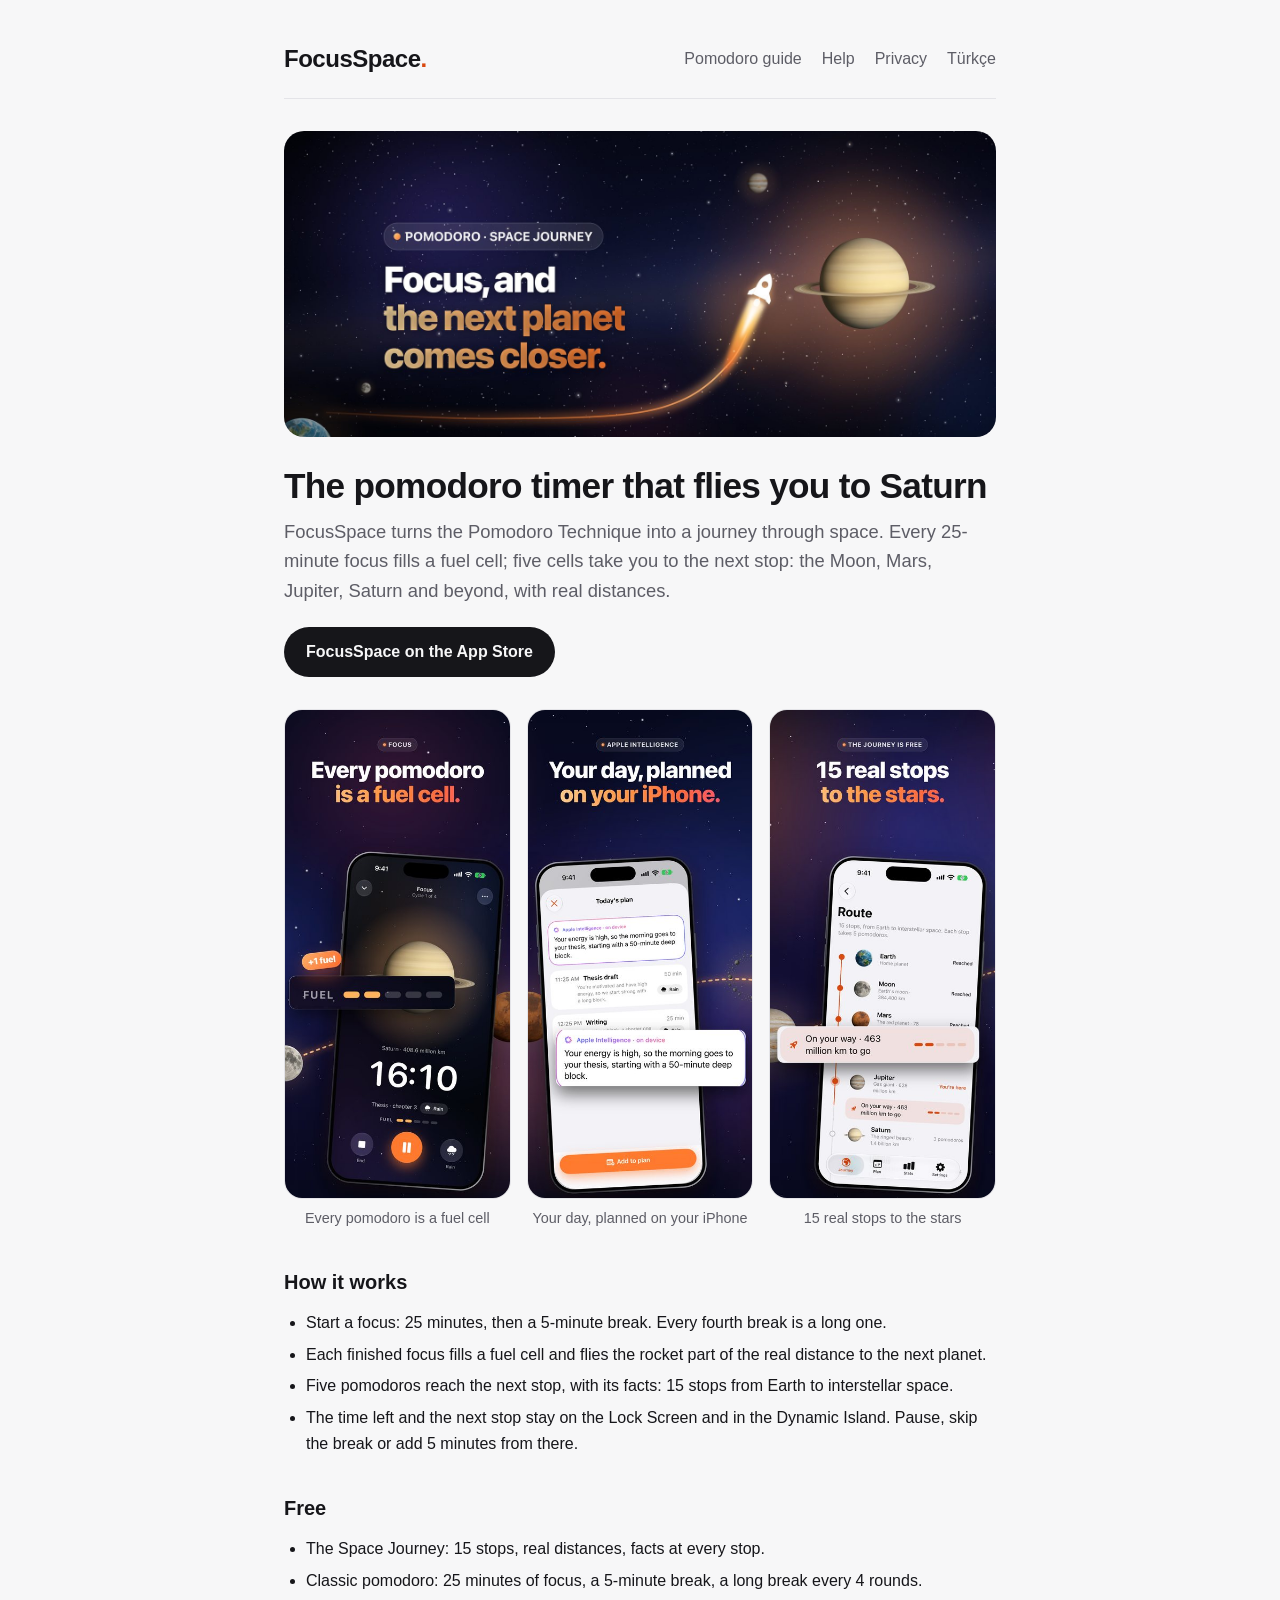
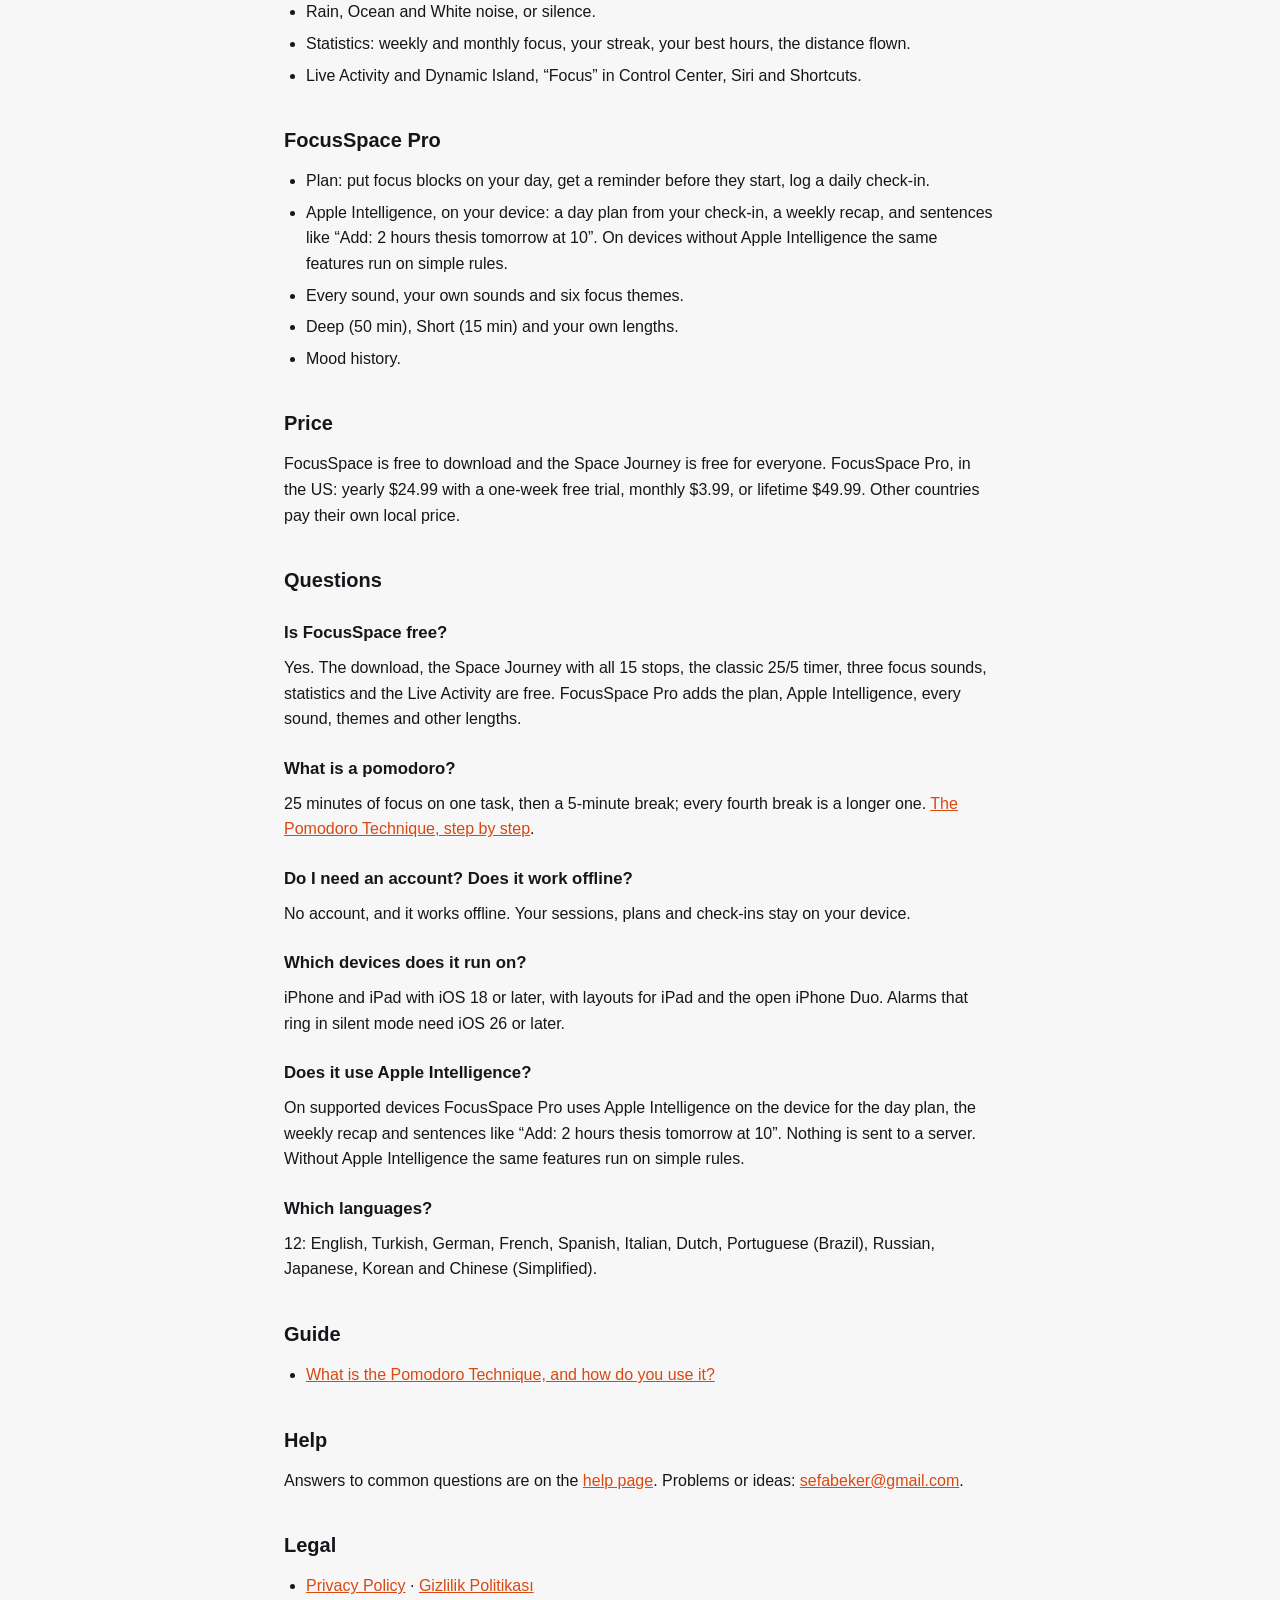
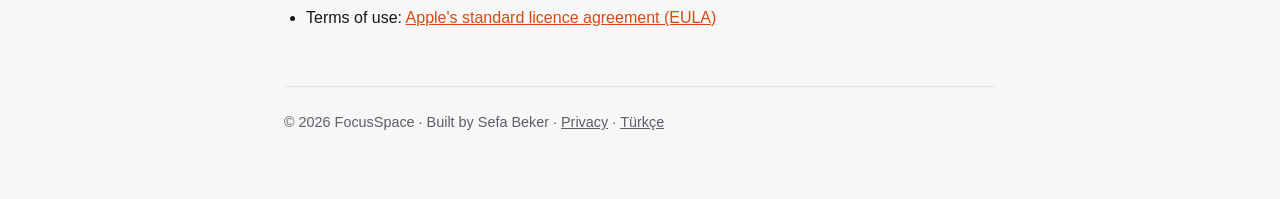
<file: index.html>
<!DOCTYPE html>
<html lang="en">
<head>
<meta charset="UTF-8">
<meta name="viewport" content="width=device-width, initial-scale=1">
<title>FocusSpace: Pomodoro Timer for iPhone and iPad</title>
<meta name="description" content="FocusSpace turns the Pomodoro Technique into a journey through space: every 25-minute focus fills a fuel cell, five take you to the next planet.">
<link rel="canonical" href="https://sefabkr.github.io/focusspace-web/">
<link rel="alternate" hreflang="en" href="https://sefabkr.github.io/focusspace-web/">
<link rel="alternate" hreflang="tr" href="https://sefabkr.github.io/focusspace-web/tr/">
<link rel="alternate" hreflang="x-default" href="https://sefabkr.github.io/focusspace-web/">
<meta name="apple-itunes-app" content="app-id=6754571776">
<meta name="theme-color" content="#07080f">
<meta property="og:type" content="website">
<meta property="og:site_name" content="FocusSpace">
<meta property="og:locale" content="en_US">
<meta property="og:title" content="FocusSpace: Pomodoro Timer for iPhone and iPad">
<meta property="og:description" content="FocusSpace turns the Pomodoro Technique into a journey through space: every 25-minute focus fills a fuel cell, five take you to the next planet.">
<meta property="og:url" content="https://sefabkr.github.io/focusspace-web/">
<meta property="og:image" content="https://sefabkr.github.io/focusspace-web/assets/og-en.jpg">
<meta property="og:image:width" content="1200">
<meta property="og:image:height" content="630">
<meta name="twitter:card" content="summary_large_image">
<link rel="icon" type="image/png" href="assets/icon-64.png">
<link rel="apple-touch-icon" href="assets/icon-180.png">
<link rel="stylesheet" href="assets/style.css">
<script type="application/ld+json">
{
  "@context": "https://schema.org",
  "@type": "MobileApplication",
  "name": "FocusSpace: Pomodoro Timer",
  "alternateName": "FocusSpace",
  "operatingSystem": "iOS 18 or later",
  "applicationCategory": "UtilitiesApplication",
  "description": "A pomodoro timer for iPhone and iPad that turns the Pomodoro Technique into a journey through space: every 25-minute focus fills a fuel cell and five take you to the next planet, with real distances.",
  "url": "https://sefabkr.github.io/focusspace-web/",
  "downloadUrl": "https://apps.apple.com/app/id6754571776",
  "image": "https://sefabkr.github.io/focusspace-web/assets/og-en.jpg",
  "screenshot": [
    "https://sefabkr.github.io/focusspace-web/assets/shots/en-focus.jpg",
    "https://sefabkr.github.io/focusspace-web/assets/shots/en-dayplan.jpg",
    "https://sefabkr.github.io/focusspace-web/assets/shots/en-route.jpg"
  ],
  "inLanguage": [
    "en",
    "tr",
    "de",
    "fr",
    "es",
    "it",
    "nl",
    "pt-BR",
    "ru",
    "ja",
    "ko",
    "zh-Hans"
  ],
  "offers": {
    "@type": "Offer",
    "price": "0",
    "priceCurrency": "USD"
  },
  "author": {
    "@type": "Person",
    "name": "Sefa Beker"
  }
}
</script>
<script type="application/ld+json">
{
  "@context": "https://schema.org",
  "@type": "FAQPage",
  "mainEntity": [
    {
      "@type": "Question",
      "name": "Is FocusSpace free?",
      "acceptedAnswer": {
        "@type": "Answer",
        "text": "Yes. The download, the Space Journey with all 15 stops, the classic 25/5 timer, three focus sounds, statistics and the Live Activity are free. FocusSpace Pro adds the plan, Apple Intelligence, every sound, themes and other lengths."
      }
    },
    {
      "@type": "Question",
      "name": "What is a pomodoro?",
      "acceptedAnswer": {
        "@type": "Answer",
        "text": "25 minutes of focus on one task, then a 5-minute break; every fourth break is a longer one. The Pomodoro Technique, step by step."
      }
    },
    {
      "@type": "Question",
      "name": "Do I need an account? Does it work offline?",
      "acceptedAnswer": {
        "@type": "Answer",
        "text": "No account, and it works offline. Your sessions, plans and check-ins stay on your device."
      }
    },
    {
      "@type": "Question",
      "name": "Which devices does it run on?",
      "acceptedAnswer": {
        "@type": "Answer",
        "text": "iPhone and iPad with iOS 18 or later, with layouts for iPad and the open iPhone Duo. Alarms that ring in silent mode need iOS 26 or later."
      }
    },
    {
      "@type": "Question",
      "name": "Does it use Apple Intelligence?",
      "acceptedAnswer": {
        "@type": "Answer",
        "text": "On supported devices FocusSpace Pro uses Apple Intelligence on the device for the day plan, the weekly recap and sentences like “Add: 2 hours thesis tomorrow at 10”. Nothing is sent to a server. Without Apple Intelligence the same features run on simple rules."
      }
    },
    {
      "@type": "Question",
      "name": "Which languages?",
      "acceptedAnswer": {
        "@type": "Answer",
        "text": "12: English, Turkish, German, French, Spanish, Italian, Dutch, Portuguese (Brazil), Russian, Japanese, Korean and Chinese (Simplified)."
      }
    }
  ]
}
</script>
</head>
<body>
<div class="container">
  <header>
    <a class="brand" href="./">FocusSpace<span>.</span></a>
    <nav>
      <a href="pomodoro-technique.html">Pomodoro guide</a>
      <a href="support.html">Help</a>
      <a href="privacy-policy.html">Privacy</a>
      <a href="tr/" hreflang="tr" lang="tr">Türkçe</a>
    </nav>
  </header>

  <img class="hero" src="assets/hero-en.jpg" width="1600" height="686" alt="A rocket on its way from Earth past the Moon, Mars and Jupiter to Saturn">
  <h1>The pomodoro timer that flies you to Saturn</h1>
  <p class="lead">FocusSpace turns the Pomodoro Technique into a journey through space. Every 25-minute focus fills a
  fuel cell; five cells take you to the next stop: the Moon, Mars, Jupiter, Saturn and beyond, with real distances.</p>
  <p><a class="store" href="https://apps.apple.com/app/id6754571776">FocusSpace on the App Store</a></p>

  <div class="shots">
    <figure><img src="assets/shots/en-focus.jpg" width="420" height="913" alt="A focus in progress: the next planet comes closer and the fuel cells fill"><figcaption>Every pomodoro is a fuel cell</figcaption></figure>
    <figure><img src="assets/shots/en-dayplan.jpg" width="420" height="913" alt="A day plan made on the iPhone with Apple Intelligence" loading="lazy"><figcaption>Your day, planned on your iPhone</figcaption></figure>
    <figure><img src="assets/shots/en-route.jpg" width="420" height="913" alt="The route: 15 stops from Earth to interstellar space" loading="lazy"><figcaption>15 real stops to the stars</figcaption></figure>
  </div>

  <h2>How it works</h2>
  <ul>
    <li>Start a focus: 25 minutes, then a 5-minute break. Every fourth break is a long one.</li>
    <li>Each finished focus fills a fuel cell and flies the rocket part of the real distance to the next planet.</li>
    <li>Five pomodoros reach the next stop, with its facts: 15 stops from Earth to interstellar space.</li>
    <li>The time left and the next stop stay on the Lock Screen and in the Dynamic Island. Pause, skip the break or
    add 5 minutes from there.</li>
  </ul>

  <h2>Free</h2>
  <ul>
    <li>The Space Journey: 15 stops, real distances, facts at every stop.</li>
    <li>Classic pomodoro: 25 minutes of focus, a 5-minute break, a long break every 4 rounds.</li>
    <li>Rain, Ocean and White noise, or silence.</li>
    <li>Statistics: weekly and monthly focus, your streak, your best hours, the distance flown.</li>
    <li>Live Activity and Dynamic Island, “Focus” in Control Center, Siri and Shortcuts.</li>
  </ul>

  <h2>FocusSpace Pro</h2>
  <ul>
    <li>Plan: put focus blocks on your day, get a reminder before they start, log a daily check-in.</li>
    <li>Apple Intelligence, on your device: a day plan from your check-in, a weekly recap, and sentences like
    “Add: 2 hours thesis tomorrow at 10”. On devices without Apple Intelligence the same features run on simple rules.</li>
    <li>Every sound, your own sounds and six focus themes.</li>
    <li>Deep (50 min), Short (15 min) and your own lengths.</li>
    <li>Mood history.</li>
  </ul>

  <h2>Price</h2>
  <p>FocusSpace is free to download and the Space Journey is free for everyone. FocusSpace Pro, in the US: yearly
  $24.99 with a one-week free trial, monthly $3.99, or lifetime $49.99. Other countries pay their own local price.</p>

  <h2>Questions</h2>
  <h3>Is FocusSpace free?</h3>
  <p>Yes. The download, the Space Journey with all 15 stops, the classic 25/5 timer, three focus sounds, statistics and the Live Activity are free. FocusSpace Pro adds the plan, Apple Intelligence, every sound, themes and other lengths.</p>
  <h3>What is a pomodoro?</h3>
  <p>25 minutes of focus on one task, then a 5-minute break; every fourth break is a longer one. <a href="pomodoro-technique.html">The Pomodoro Technique, step by step</a>.</p>
  <h3>Do I need an account? Does it work offline?</h3>
  <p>No account, and it works offline. Your sessions, plans and check-ins stay on your device.</p>
  <h3>Which devices does it run on?</h3>
  <p>iPhone and iPad with iOS 18 or later, with layouts for iPad and the open iPhone Duo. Alarms that ring in silent mode need iOS 26 or later.</p>
  <h3>Does it use Apple Intelligence?</h3>
  <p>On supported devices FocusSpace Pro uses Apple Intelligence on the device for the day plan, the weekly recap and sentences like “Add: 2 hours thesis tomorrow at 10”. Nothing is sent to a server. Without Apple Intelligence the same features run on simple rules.</p>
  <h3>Which languages?</h3>
  <p>12: English, Turkish, German, French, Spanish, Italian, Dutch, Portuguese (Brazil), Russian, Japanese, Korean and Chinese (Simplified).</p>

  <h2>Guide</h2>
  <ul>
    <li><a href="pomodoro-technique.html">What is the Pomodoro Technique, and how do you use it?</a></li>
  </ul>

  <h2>Help</h2>
  <p>Answers to common questions are on the <a href="support.html">help page</a>. Problems or ideas:
  <a href="mailto:sefabeker@gmail.com">sefabeker@gmail.com</a>.</p>

  <h2>Legal</h2>
  <ul>
    <li><a href="privacy-policy.html">Privacy Policy</a> · <a href="tr/privacy-policy.html" hreflang="tr" lang="tr">Gizlilik Politikası</a></li>
    <li>Terms of use: <a href="https://www.apple.com/legal/internet-services/itunes/dev/stdeula/">Apple's standard licence agreement (EULA)</a></li>
  </ul>

  <footer>© 2026 FocusSpace · Built by Sefa Beker · <a href="privacy-policy.html">Privacy</a> · <a href="tr/" hreflang="tr" lang="tr">Türkçe</a></footer>
</div>
</body>
</html>
</file>
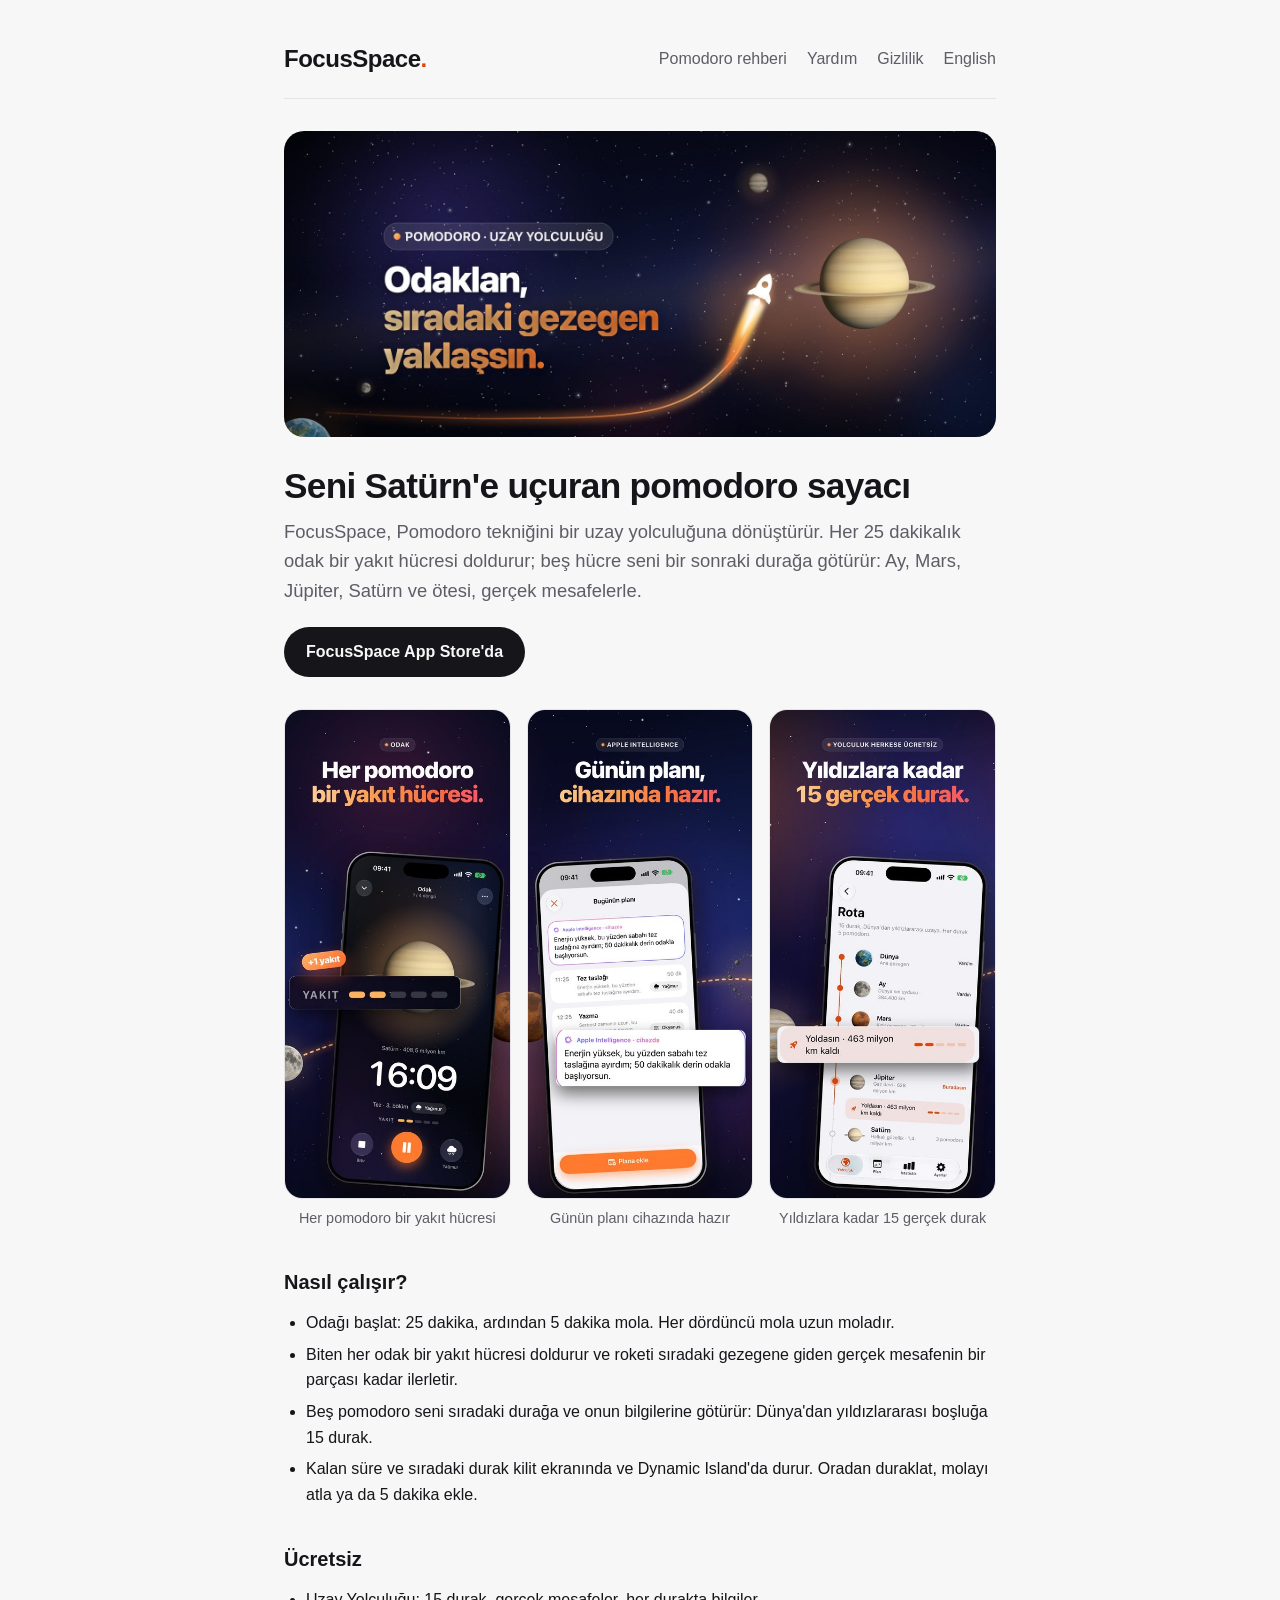
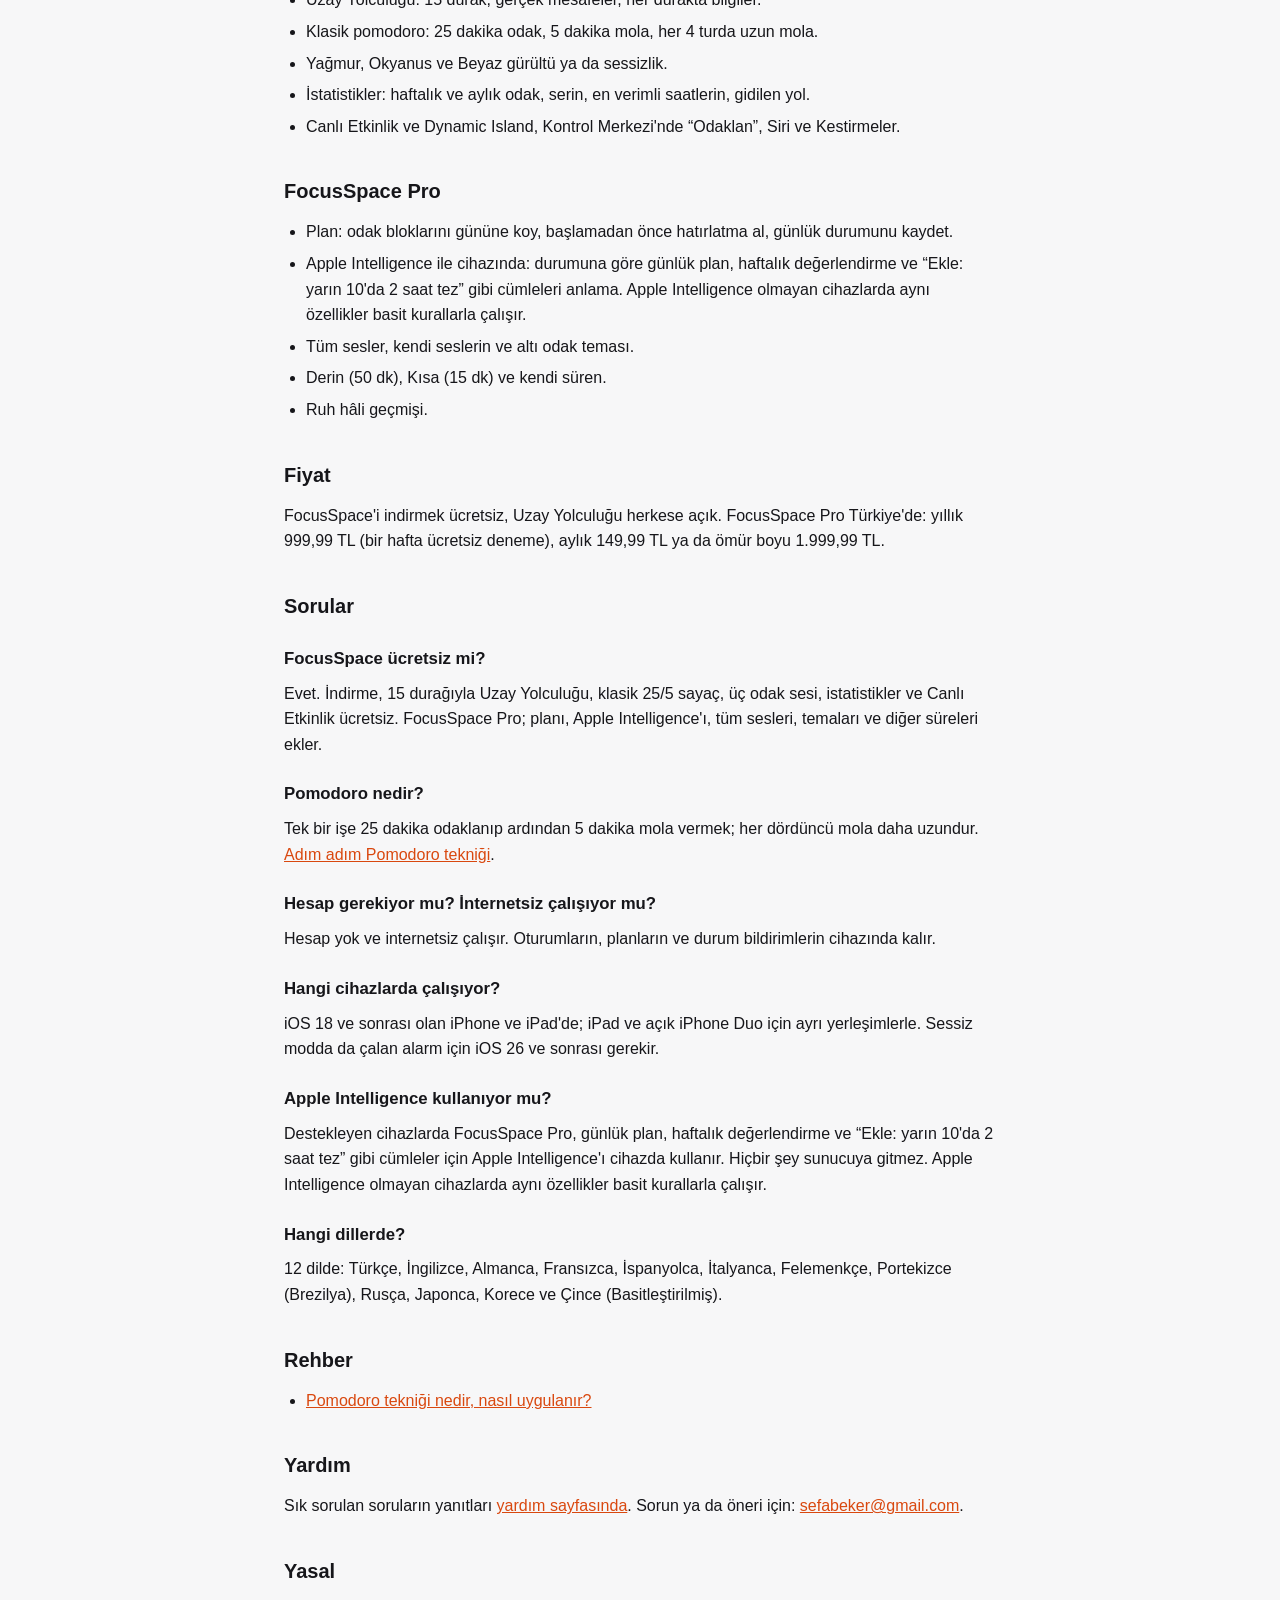
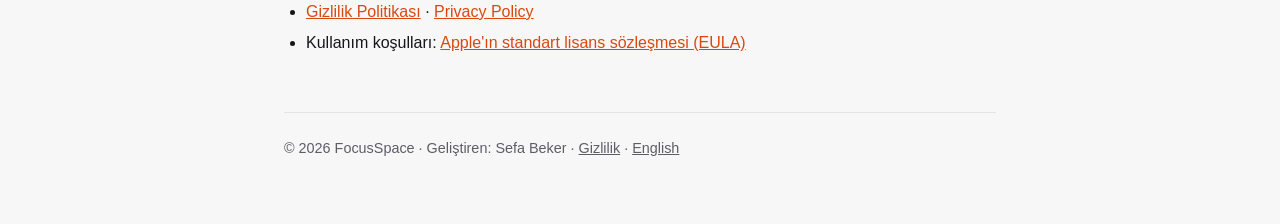
<file: tr/index.html>
<!DOCTYPE html>
<html lang="tr">
<head>
<meta charset="UTF-8">
<meta name="viewport" content="width=device-width, initial-scale=1">
<title>FocusSpace: iPhone ve iPad için Pomodoro Sayacı</title>
<meta name="description" content="FocusSpace, Pomodoro tekniğini uzay yolculuğuna dönüştürür: her 25 dakikalık odak bir yakıt hücresi doldurur, beşi seni sıradaki gezegene götürür.">
<link rel="canonical" href="https://sefabkr.github.io/focusspace-web/tr/">
<link rel="alternate" hreflang="en" href="https://sefabkr.github.io/focusspace-web/">
<link rel="alternate" hreflang="tr" href="https://sefabkr.github.io/focusspace-web/tr/">
<link rel="alternate" hreflang="x-default" href="https://sefabkr.github.io/focusspace-web/">
<meta name="apple-itunes-app" content="app-id=6754571776">
<meta name="theme-color" content="#07080f">
<meta property="og:type" content="website">
<meta property="og:site_name" content="FocusSpace">
<meta property="og:locale" content="tr_TR">
<meta property="og:title" content="FocusSpace: iPhone ve iPad için Pomodoro Sayacı">
<meta property="og:description" content="FocusSpace, Pomodoro tekniğini uzay yolculuğuna dönüştürür: her 25 dakikalık odak bir yakıt hücresi doldurur, beşi seni sıradaki gezegene götürür.">
<meta property="og:url" content="https://sefabkr.github.io/focusspace-web/tr/">
<meta property="og:image" content="https://sefabkr.github.io/focusspace-web/assets/og-tr.jpg">
<meta property="og:image:width" content="1200">
<meta property="og:image:height" content="630">
<meta name="twitter:card" content="summary_large_image">
<link rel="icon" type="image/png" href="../assets/icon-64.png">
<link rel="apple-touch-icon" href="../assets/icon-180.png">
<link rel="stylesheet" href="../assets/style.css">
<script type="application/ld+json">
{
  "@context": "https://schema.org",
  "@type": "MobileApplication",
  "name": "FocusSpace: Pomodoro Timer",
  "alternateName": "FocusSpace",
  "operatingSystem": "iOS 18 or later",
  "applicationCategory": "UtilitiesApplication",
  "description": "A pomodoro timer for iPhone and iPad that turns the Pomodoro Technique into a journey through space: every 25-minute focus fills a fuel cell and five take you to the next planet, with real distances.",
  "url": "https://sefabkr.github.io/focusspace-web/tr/",
  "downloadUrl": "https://apps.apple.com/app/id6754571776",
  "image": "https://sefabkr.github.io/focusspace-web/assets/og-tr.jpg",
  "screenshot": [
    "https://sefabkr.github.io/focusspace-web/assets/shots/en-focus.jpg",
    "https://sefabkr.github.io/focusspace-web/assets/shots/en-dayplan.jpg",
    "https://sefabkr.github.io/focusspace-web/assets/shots/en-route.jpg"
  ],
  "inLanguage": [
    "en",
    "tr",
    "de",
    "fr",
    "es",
    "it",
    "nl",
    "pt-BR",
    "ru",
    "ja",
    "ko",
    "zh-Hans"
  ],
  "offers": {
    "@type": "Offer",
    "price": "0",
    "priceCurrency": "USD"
  },
  "author": {
    "@type": "Person",
    "name": "Sefa Beker"
  }
}
</script>
<script type="application/ld+json">
{
  "@context": "https://schema.org",
  "@type": "FAQPage",
  "mainEntity": [
    {
      "@type": "Question",
      "name": "FocusSpace ücretsiz mi?",
      "acceptedAnswer": {
        "@type": "Answer",
        "text": "Evet. İndirme, 15 durağıyla Uzay Yolculuğu, klasik 25/5 sayaç, üç odak sesi, istatistikler ve Canlı Etkinlik ücretsiz. FocusSpace Pro; planı, Apple Intelligence'ı, tüm sesleri, temaları ve diğer süreleri ekler."
      }
    },
    {
      "@type": "Question",
      "name": "Pomodoro nedir?",
      "acceptedAnswer": {
        "@type": "Answer",
        "text": "Tek bir işe 25 dakika odaklanıp ardından 5 dakika mola vermek; her dördüncü mola daha uzundur. Adım adım Pomodoro tekniği."
      }
    },
    {
      "@type": "Question",
      "name": "Hesap gerekiyor mu? İnternetsiz çalışıyor mu?",
      "acceptedAnswer": {
        "@type": "Answer",
        "text": "Hesap yok ve internetsiz çalışır. Oturumların, planların ve durum bildirimlerin cihazında kalır."
      }
    },
    {
      "@type": "Question",
      "name": "Hangi cihazlarda çalışıyor?",
      "acceptedAnswer": {
        "@type": "Answer",
        "text": "iOS 18 ve sonrası olan iPhone ve iPad'de; iPad ve açık iPhone Duo için ayrı yerleşimlerle. Sessiz modda da çalan alarm için iOS 26 ve sonrası gerekir."
      }
    },
    {
      "@type": "Question",
      "name": "Apple Intelligence kullanıyor mu?",
      "acceptedAnswer": {
        "@type": "Answer",
        "text": "Destekleyen cihazlarda FocusSpace Pro, günlük plan, haftalık değerlendirme ve “Ekle: yarın 10'da 2 saat tez” gibi cümleler için Apple Intelligence'ı cihazda kullanır. Hiçbir şey sunucuya gitmez. Apple Intelligence olmayan cihazlarda aynı özellikler basit kurallarla çalışır."
      }
    },
    {
      "@type": "Question",
      "name": "Hangi dillerde?",
      "acceptedAnswer": {
        "@type": "Answer",
        "text": "12 dilde: Türkçe, İngilizce, Almanca, Fransızca, İspanyolca, İtalyanca, Felemenkçe, Portekizce (Brezilya), Rusça, Japonca, Korece ve Çince (Basitleştirilmiş)."
      }
    }
  ]
}
</script>
</head>
<body>
<div class="container">
  <header>
    <a class="brand" href="../tr/">FocusSpace<span>.</span></a>
    <nav>
      <a href="../tr/pomodoro-teknigi.html">Pomodoro rehberi</a>
      <a href="../tr/support.html">Yardım</a>
      <a href="../tr/privacy-policy.html">Gizlilik</a>
      <a href="../" hreflang="en" lang="en">English</a>
    </nav>
  </header>

  <img class="hero" src="../assets/hero-tr.jpg" width="1600" height="686" alt="Dünya'dan çıkıp Ay, Mars ve Jüpiter'in yanından Satürn'e giden bir roket">
  <h1>Seni Satürn'e uçuran pomodoro sayacı</h1>
  <p class="lead">FocusSpace, Pomodoro tekniğini bir uzay yolculuğuna dönüştürür. Her 25 dakikalık odak bir yakıt
  hücresi doldurur; beş hücre seni bir sonraki durağa götürür: Ay, Mars, Jüpiter, Satürn ve ötesi, gerçek mesafelerle.</p>
  <p><a class="store" href="https://apps.apple.com/app/id6754571776">FocusSpace App Store'da</a></p>

  <div class="shots">
    <figure><img src="../assets/shots/tr-focus.jpg" width="420" height="913" alt="Süren bir odak: sıradaki gezegen yaklaşıyor, yakıt hücreleri doluyor"><figcaption>Her pomodoro bir yakıt hücresi</figcaption></figure>
    <figure><img src="../assets/shots/tr-dayplan.jpg" width="420" height="913" alt="Apple Intelligence ile iPhone'da hazırlanan günlük plan" loading="lazy"><figcaption>Günün planı cihazında hazır</figcaption></figure>
    <figure><img src="../assets/shots/tr-route.jpg" width="420" height="913" alt="Rota: Dünya'dan yıldızlararası boşluğa 15 durak" loading="lazy"><figcaption>Yıldızlara kadar 15 gerçek durak</figcaption></figure>
  </div>

  <h2>Nasıl çalışır?</h2>
  <ul>
    <li>Odağı başlat: 25 dakika, ardından 5 dakika mola. Her dördüncü mola uzun moladır.</li>
    <li>Biten her odak bir yakıt hücresi doldurur ve roketi sıradaki gezegene giden gerçek mesafenin bir parçası kadar ilerletir.</li>
    <li>Beş pomodoro seni sıradaki durağa ve onun bilgilerine götürür: Dünya'dan yıldızlararası boşluğa 15 durak.</li>
    <li>Kalan süre ve sıradaki durak kilit ekranında ve Dynamic Island'da durur. Oradan duraklat, molayı atla ya da
    5 dakika ekle.</li>
  </ul>

  <h2>Ücretsiz</h2>
  <ul>
    <li>Uzay Yolculuğu: 15 durak, gerçek mesafeler, her durakta bilgiler.</li>
    <li>Klasik pomodoro: 25 dakika odak, 5 dakika mola, her 4 turda uzun mola.</li>
    <li>Yağmur, Okyanus ve Beyaz gürültü ya da sessizlik.</li>
    <li>İstatistikler: haftalık ve aylık odak, serin, en verimli saatlerin, gidilen yol.</li>
    <li>Canlı Etkinlik ve Dynamic Island, Kontrol Merkezi'nde “Odaklan”, Siri ve Kestirmeler.</li>
  </ul>

  <h2>FocusSpace Pro</h2>
  <ul>
    <li>Plan: odak bloklarını gününe koy, başlamadan önce hatırlatma al, günlük durumunu kaydet.</li>
    <li>Apple Intelligence ile cihazında: durumuna göre günlük plan, haftalık değerlendirme ve “Ekle: yarın 10'da 2 saat
    tez” gibi cümleleri anlama. Apple Intelligence olmayan cihazlarda aynı özellikler basit kurallarla çalışır.</li>
    <li>Tüm sesler, kendi seslerin ve altı odak teması.</li>
    <li>Derin (50 dk), Kısa (15 dk) ve kendi süren.</li>
    <li>Ruh hâli geçmişi.</li>
  </ul>

  <h2>Fiyat</h2>
  <p>FocusSpace'i indirmek ücretsiz, Uzay Yolculuğu herkese açık. FocusSpace Pro Türkiye'de: yıllık 999,99 TL (bir hafta
  ücretsiz deneme), aylık 149,99 TL ya da ömür boyu 1.999,99 TL.</p>

  <h2>Sorular</h2>
  <h3>FocusSpace ücretsiz mi?</h3>
  <p>Evet. İndirme, 15 durağıyla Uzay Yolculuğu, klasik 25/5 sayaç, üç odak sesi, istatistikler ve Canlı Etkinlik ücretsiz. FocusSpace Pro; planı, Apple Intelligence'ı, tüm sesleri, temaları ve diğer süreleri ekler.</p>
  <h3>Pomodoro nedir?</h3>
  <p>Tek bir işe 25 dakika odaklanıp ardından 5 dakika mola vermek; her dördüncü mola daha uzundur. <a href="pomodoro-teknigi.html">Adım adım Pomodoro tekniği</a>.</p>
  <h3>Hesap gerekiyor mu? İnternetsiz çalışıyor mu?</h3>
  <p>Hesap yok ve internetsiz çalışır. Oturumların, planların ve durum bildirimlerin cihazında kalır.</p>
  <h3>Hangi cihazlarda çalışıyor?</h3>
  <p>iOS 18 ve sonrası olan iPhone ve iPad'de; iPad ve açık iPhone Duo için ayrı yerleşimlerle. Sessiz modda da çalan alarm için iOS 26 ve sonrası gerekir.</p>
  <h3>Apple Intelligence kullanıyor mu?</h3>
  <p>Destekleyen cihazlarda FocusSpace Pro, günlük plan, haftalık değerlendirme ve “Ekle: yarın 10'da 2 saat tez” gibi cümleler için Apple Intelligence'ı cihazda kullanır. Hiçbir şey sunucuya gitmez. Apple Intelligence olmayan cihazlarda aynı özellikler basit kurallarla çalışır.</p>
  <h3>Hangi dillerde?</h3>
  <p>12 dilde: Türkçe, İngilizce, Almanca, Fransızca, İspanyolca, İtalyanca, Felemenkçe, Portekizce (Brezilya), Rusça, Japonca, Korece ve Çince (Basitleştirilmiş).</p>

  <h2>Rehber</h2>
  <ul>
    <li><a href="pomodoro-teknigi.html">Pomodoro tekniği nedir, nasıl uygulanır?</a></li>
  </ul>

  <h2>Yardım</h2>
  <p>Sık sorulan soruların yanıtları <a href="support.html">yardım sayfasında</a>. Sorun ya da öneri için:
  <a href="mailto:sefabeker@gmail.com">sefabeker@gmail.com</a>.</p>

  <h2>Yasal</h2>
  <ul>
    <li><a href="privacy-policy.html">Gizlilik Politikası</a> · <a href="../privacy-policy.html" hreflang="en" lang="en">Privacy Policy</a></li>
    <li>Kullanım koşulları: <a href="https://www.apple.com/legal/internet-services/itunes/dev/stdeula/">Apple'ın standart lisans sözleşmesi (EULA)</a></li>
  </ul>

  <footer>© 2026 FocusSpace · Geliştiren: Sefa Beker · <a href="../tr/privacy-policy.html">Gizlilik</a> · <a href="../" hreflang="en" lang="en">English</a></footer>
</div>
</body>
</html>
</file>
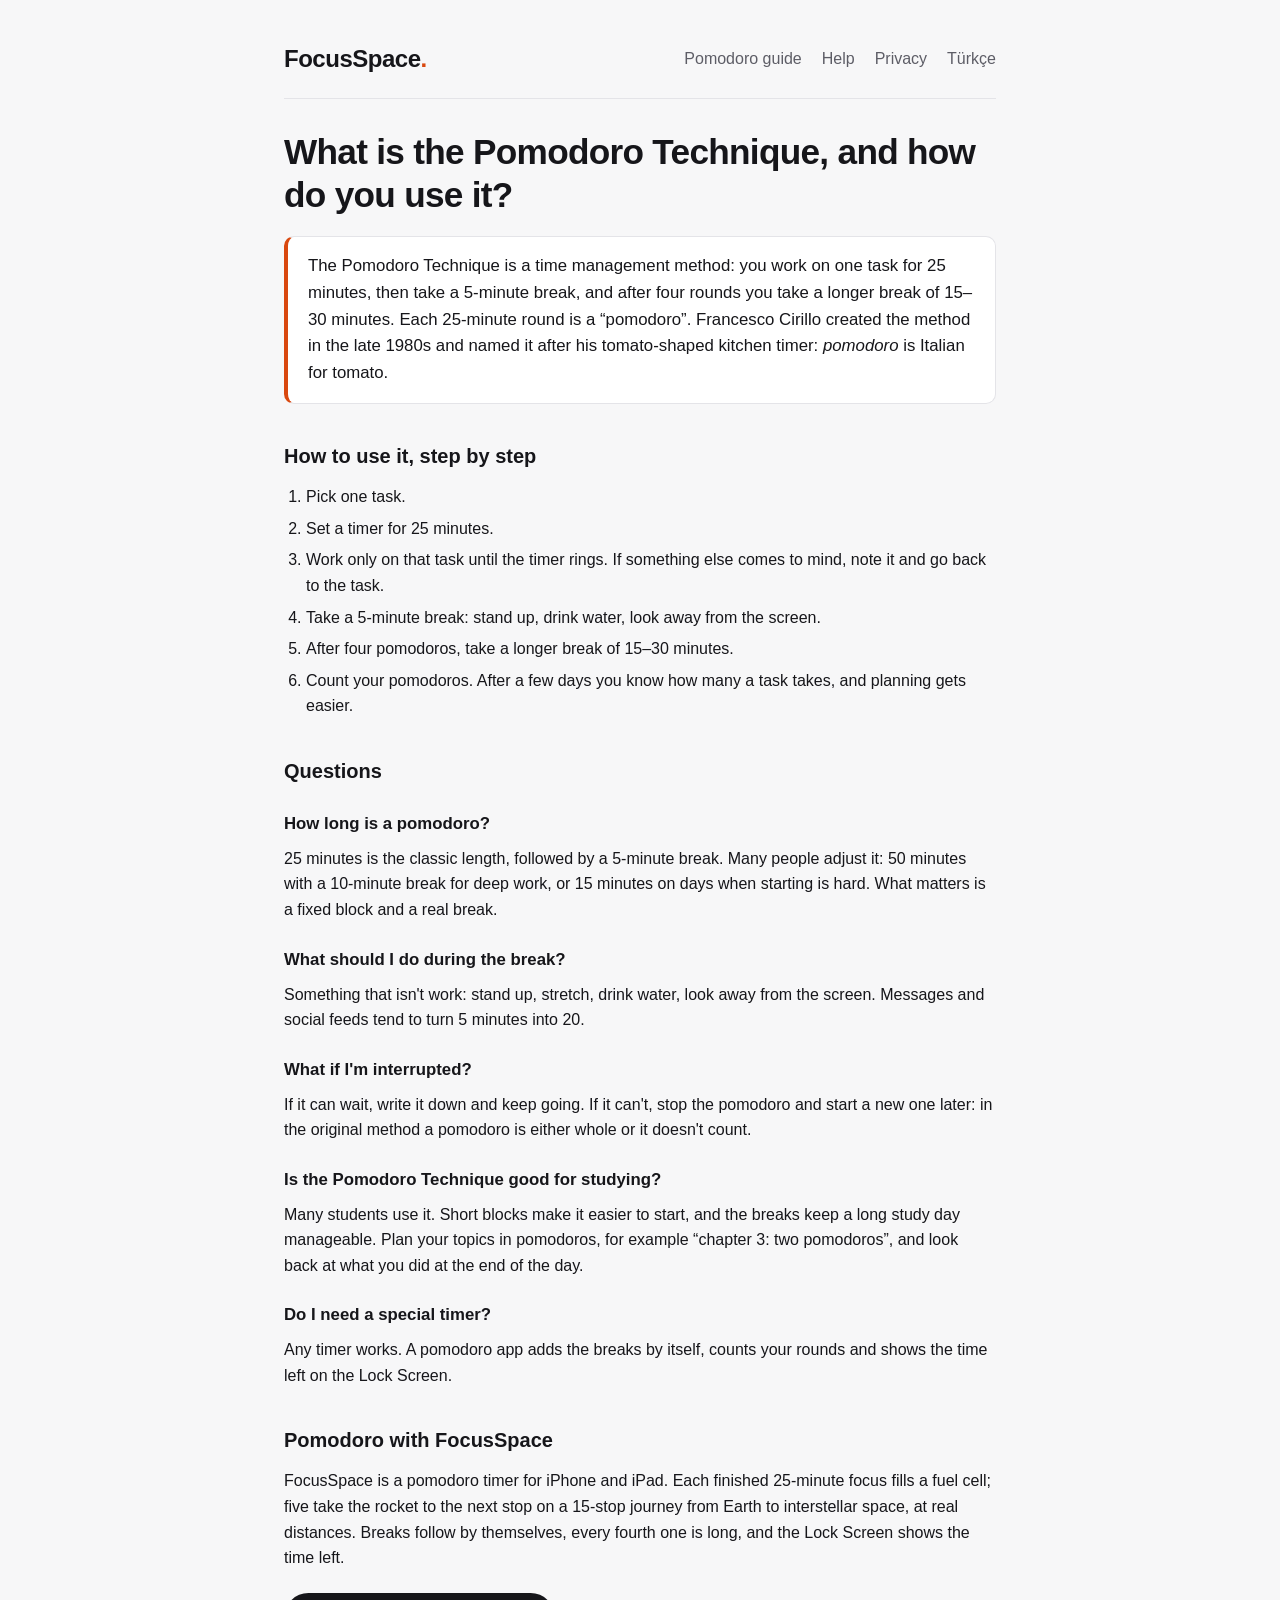
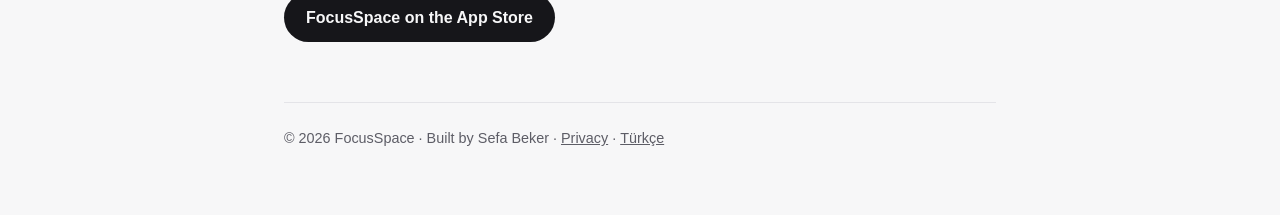
<file: pomodoro-technique.html>
<!DOCTYPE html>
<html lang="en">
<head>
<meta charset="UTF-8">
<meta name="viewport" content="width=device-width, initial-scale=1">
<title>What Is the Pomodoro Technique and How Do You Use It?</title>
<meta name="description" content="The Pomodoro Technique in short: 25 minutes of focus, a 5-minute break, a long break after four rounds. Steps, lengths, breaks and studying.">
<link rel="canonical" href="https://sefabkr.github.io/focusspace-web/pomodoro-technique.html">
<link rel="alternate" hreflang="en" href="https://sefabkr.github.io/focusspace-web/pomodoro-technique.html">
<link rel="alternate" hreflang="tr" href="https://sefabkr.github.io/focusspace-web/tr/pomodoro-teknigi.html">
<link rel="alternate" hreflang="x-default" href="https://sefabkr.github.io/focusspace-web/pomodoro-technique.html">
<meta name="apple-itunes-app" content="app-id=6754571776">
<meta name="theme-color" content="#07080f">
<meta property="og:type" content="website">
<meta property="og:site_name" content="FocusSpace">
<meta property="og:locale" content="en_US">
<meta property="og:title" content="What Is the Pomodoro Technique and How Do You Use It?">
<meta property="og:description" content="The Pomodoro Technique in short: 25 minutes of focus, a 5-minute break, a long break after four rounds. Steps, lengths, breaks and studying.">
<meta property="og:url" content="https://sefabkr.github.io/focusspace-web/pomodoro-technique.html">
<meta property="og:image" content="https://sefabkr.github.io/focusspace-web/assets/og-en.jpg">
<meta property="og:image:width" content="1200">
<meta property="og:image:height" content="630">
<meta name="twitter:card" content="summary_large_image">
<link rel="icon" type="image/png" href="assets/icon-64.png">
<link rel="apple-touch-icon" href="assets/icon-180.png">
<link rel="stylesheet" href="assets/style.css">
<script type="application/ld+json">
{
  "@context": "https://schema.org",
  "@type": "FAQPage",
  "mainEntity": [
    {
      "@type": "Question",
      "name": "How long is a pomodoro?",
      "acceptedAnswer": {
        "@type": "Answer",
        "text": "25 minutes is the classic length, followed by a 5-minute break. Many people adjust it: 50 minutes with a 10-minute break for deep work, or 15 minutes on days when starting is hard. What matters is a fixed block and a real break."
      }
    },
    {
      "@type": "Question",
      "name": "What should I do during the break?",
      "acceptedAnswer": {
        "@type": "Answer",
        "text": "Something that isn't work: stand up, stretch, drink water, look away from the screen. Messages and social feeds tend to turn 5 minutes into 20."
      }
    },
    {
      "@type": "Question",
      "name": "What if I'm interrupted?",
      "acceptedAnswer": {
        "@type": "Answer",
        "text": "If it can wait, write it down and keep going. If it can't, stop the pomodoro and start a new one later: in the original method a pomodoro is either whole or it doesn't count."
      }
    },
    {
      "@type": "Question",
      "name": "Is the Pomodoro Technique good for studying?",
      "acceptedAnswer": {
        "@type": "Answer",
        "text": "Many students use it. Short blocks make it easier to start, and the breaks keep a long study day manageable. Plan your topics in pomodoros, for example “chapter 3: two pomodoros”, and look back at what you did at the end of the day."
      }
    },
    {
      "@type": "Question",
      "name": "Do I need a special timer?",
      "acceptedAnswer": {
        "@type": "Answer",
        "text": "Any timer works. A pomodoro app adds the breaks by itself, counts your rounds and shows the time left on the Lock Screen."
      }
    }
  ]
}
</script>
</head>
<body>
<div class="container">
  <header>
    <a class="brand" href="./">FocusSpace<span>.</span></a>
    <nav>
      <a href="pomodoro-technique.html">Pomodoro guide</a>
      <a href="support.html">Help</a>
      <a href="privacy-policy.html">Privacy</a>
      <a href="tr/pomodoro-teknigi.html" hreflang="tr" lang="tr">Türkçe</a>
    </nav>
  </header>

  <h1>What is the Pomodoro Technique, and how do you use it?</h1>
  <div class="answer">The Pomodoro Technique is a time management method: you work on one task for 25 minutes, then
  take a 5-minute break, and after four rounds you take a longer break of 15–30 minutes. Each 25-minute round is a
  “pomodoro”. Francesco Cirillo created the method in the late 1980s and named it after his tomato-shaped kitchen
  timer: <em>pomodoro</em> is Italian for tomato.</div>

  <h2>How to use it, step by step</h2>
  <ol>
    <li>Pick one task.</li>
    <li>Set a timer for 25 minutes.</li>
    <li>Work only on that task until the timer rings. If something else comes to mind, note it and go back to the task.</li>
    <li>Take a 5-minute break: stand up, drink water, look away from the screen.</li>
    <li>After four pomodoros, take a longer break of 15–30 minutes.</li>
    <li>Count your pomodoros. After a few days you know how many a task takes, and planning gets easier.</li>
  </ol>

  <h2>Questions</h2>
  <h3>How long is a pomodoro?</h3>
  <p>25 minutes is the classic length, followed by a 5-minute break. Many people adjust it: 50 minutes with a 10-minute break for deep work, or 15 minutes on days when starting is hard. What matters is a fixed block and a real break.</p>
  <h3>What should I do during the break?</h3>
  <p>Something that isn't work: stand up, stretch, drink water, look away from the screen. Messages and social feeds tend to turn 5 minutes into 20.</p>
  <h3>What if I'm interrupted?</h3>
  <p>If it can wait, write it down and keep going. If it can't, stop the pomodoro and start a new one later: in the original method a pomodoro is either whole or it doesn't count.</p>
  <h3>Is the Pomodoro Technique good for studying?</h3>
  <p>Many students use it. Short blocks make it easier to start, and the breaks keep a long study day manageable. Plan your topics in pomodoros, for example “chapter 3: two pomodoros”, and look back at what you did at the end of the day.</p>
  <h3>Do I need a special timer?</h3>
  <p>Any timer works. A pomodoro app adds the breaks by itself, counts your rounds and shows the time left on the Lock Screen.</p>

  <h2>Pomodoro with FocusSpace</h2>
  <p>FocusSpace is a pomodoro timer for iPhone and iPad. Each finished 25-minute focus fills a fuel cell; five take the
  rocket to the next stop on a 15-stop journey from Earth to interstellar space, at real distances. Breaks follow by
  themselves, every fourth one is long, and the Lock Screen shows the time left.</p>
  <p><a class="store" href="https://apps.apple.com/app/id6754571776">FocusSpace on the App Store</a></p>

  <footer>© 2026 FocusSpace · Built by Sefa Beker · <a href="privacy-policy.html">Privacy</a> · <a href="tr/pomodoro-teknigi.html" hreflang="tr" lang="tr">Türkçe</a></footer>
</div>
</body>
</html>
</file>
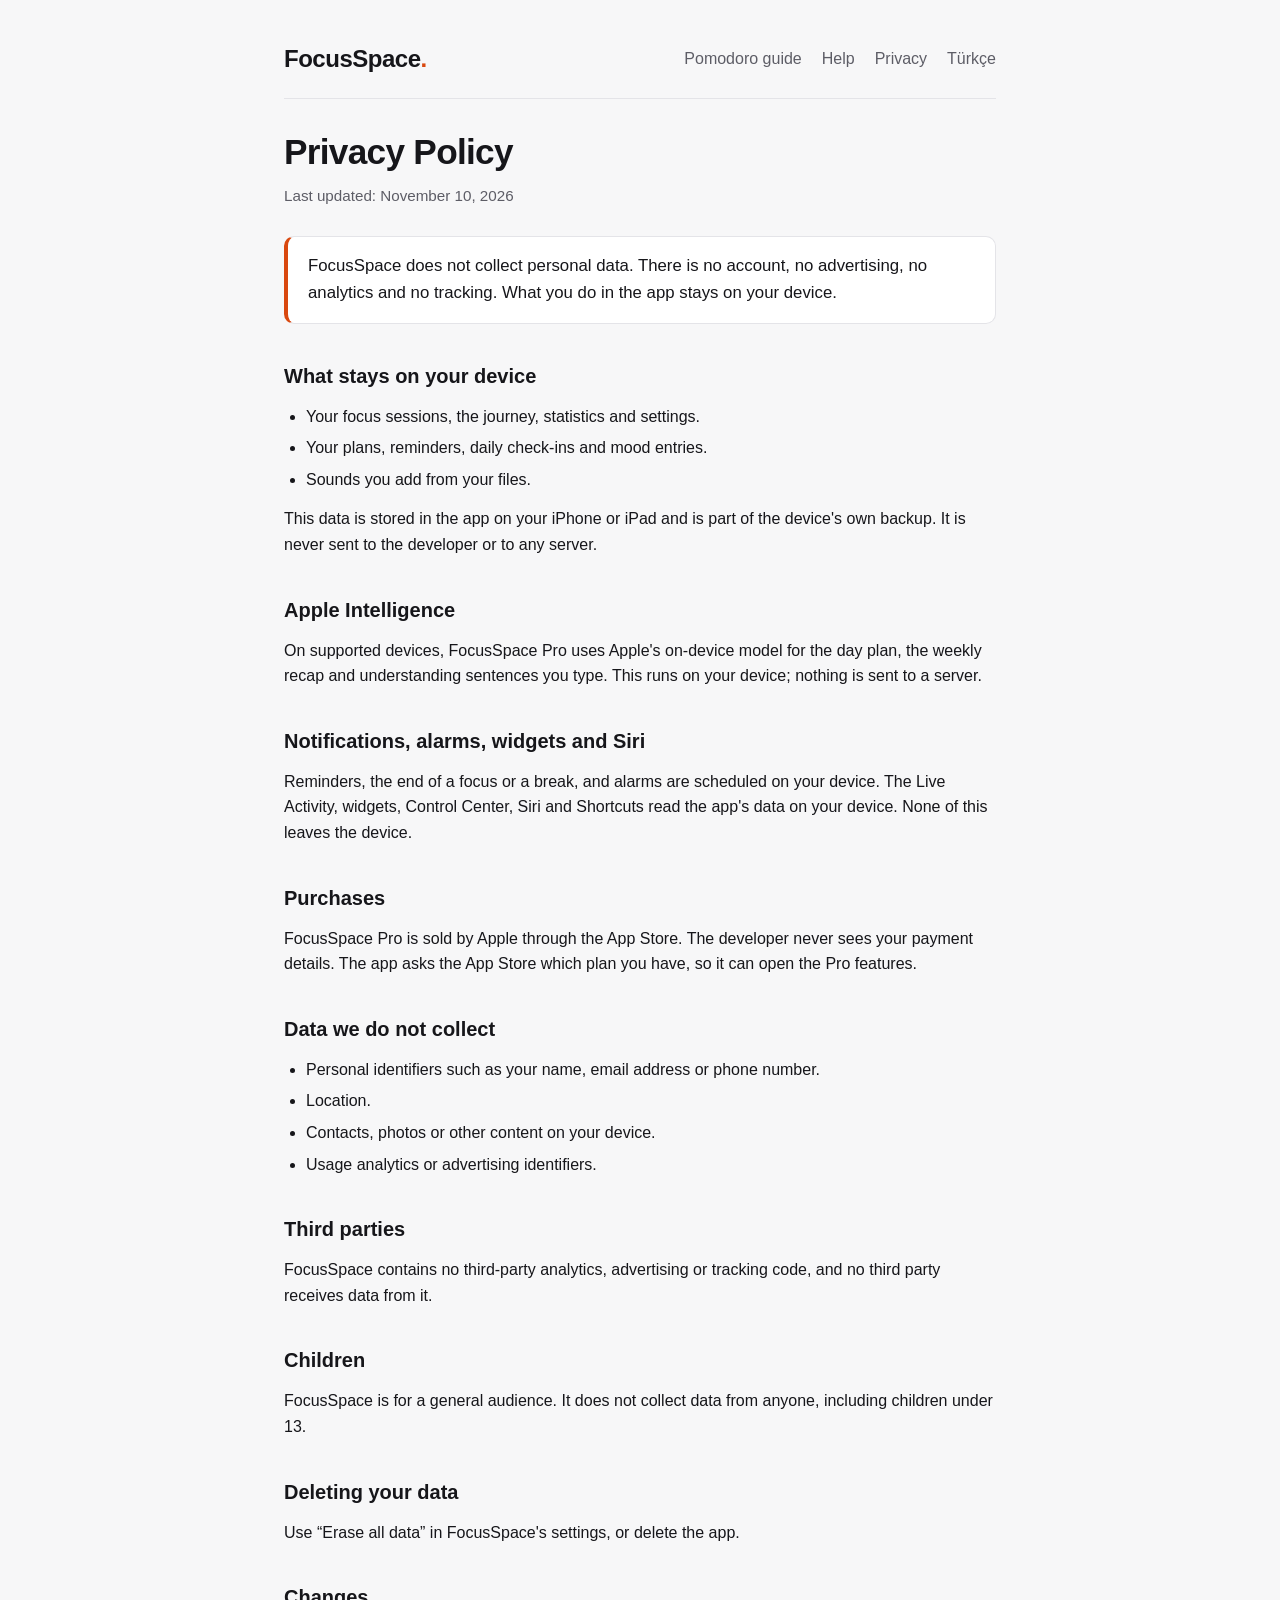
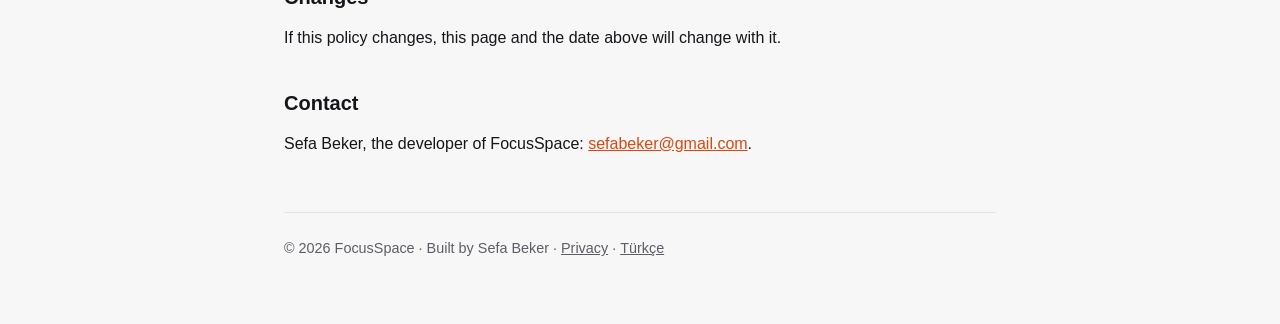
<file: privacy-policy.html>
<!DOCTYPE html>
<html lang="en">
<head>
<meta charset="UTF-8">
<meta name="viewport" content="width=device-width, initial-scale=1">
<title>FocusSpace Privacy Policy</title>
<meta name="description" content="FocusSpace collects no personal data: no account, ads, analytics or tracking. Your sessions and plans stay on your device.">
<link rel="canonical" href="https://sefabkr.github.io/focusspace-web/privacy-policy.html">
<link rel="alternate" hreflang="en" href="https://sefabkr.github.io/focusspace-web/privacy-policy.html">
<link rel="alternate" hreflang="tr" href="https://sefabkr.github.io/focusspace-web/tr/privacy-policy.html">
<link rel="alternate" hreflang="x-default" href="https://sefabkr.github.io/focusspace-web/privacy-policy.html">
<meta name="apple-itunes-app" content="app-id=6754571776">
<meta name="theme-color" content="#07080f">
<meta property="og:type" content="website">
<meta property="og:site_name" content="FocusSpace">
<meta property="og:locale" content="en_US">
<meta property="og:title" content="FocusSpace Privacy Policy">
<meta property="og:description" content="FocusSpace collects no personal data: no account, ads, analytics or tracking. Your sessions and plans stay on your device.">
<meta property="og:url" content="https://sefabkr.github.io/focusspace-web/privacy-policy.html">
<meta property="og:image" content="https://sefabkr.github.io/focusspace-web/assets/og-en.jpg">
<meta property="og:image:width" content="1200">
<meta property="og:image:height" content="630">
<meta name="twitter:card" content="summary_large_image">
<link rel="icon" type="image/png" href="assets/icon-64.png">
<link rel="apple-touch-icon" href="assets/icon-180.png">
<link rel="stylesheet" href="assets/style.css">
</head>
<body>
<div class="container">
  <header>
    <a class="brand" href="./">FocusSpace<span>.</span></a>
    <nav>
      <a href="pomodoro-technique.html">Pomodoro guide</a>
      <a href="support.html">Help</a>
      <a href="privacy-policy.html">Privacy</a>
      <a href="tr/privacy-policy.html" hreflang="tr" lang="tr">Türkçe</a>
    </nav>
  </header>

  <h1>Privacy Policy</h1>
  <p class="updated">Last updated: November 10, 2026</p>
  <div class="answer">FocusSpace does not collect personal data. There is no account, no advertising, no analytics and
  no tracking. What you do in the app stays on your device.</div>

  <h2>What stays on your device</h2>
  <ul>
    <li>Your focus sessions, the journey, statistics and settings.</li>
    <li>Your plans, reminders, daily check-ins and mood entries.</li>
    <li>Sounds you add from your files.</li>
  </ul>
  <p>This data is stored in the app on your iPhone or iPad and is part of the device's own backup. It is never sent
  to the developer or to any server.</p>

  <h2>Apple Intelligence</h2>
  <p>On supported devices, FocusSpace Pro uses Apple's on-device model for the day plan, the weekly recap and
  understanding sentences you type. This runs on your device; nothing is sent to a server.</p>

  <h2>Notifications, alarms, widgets and Siri</h2>
  <p>Reminders, the end of a focus or a break, and alarms are scheduled on your device. The Live Activity, widgets,
  Control Center, Siri and Shortcuts read the app's data on your device. None of this leaves the device.</p>

  <h2>Purchases</h2>
  <p>FocusSpace Pro is sold by Apple through the App Store. The developer never sees your payment details. The app
  asks the App Store which plan you have, so it can open the Pro features.</p>

  <h2>Data we do not collect</h2>
  <ul>
    <li>Personal identifiers such as your name, email address or phone number.</li>
    <li>Location.</li>
    <li>Contacts, photos or other content on your device.</li>
    <li>Usage analytics or advertising identifiers.</li>
  </ul>

  <h2>Third parties</h2>
  <p>FocusSpace contains no third-party analytics, advertising or tracking code, and no third party receives data from it.</p>

  <h2>Children</h2>
  <p>FocusSpace is for a general audience. It does not collect data from anyone, including children under 13.</p>

  <h2>Deleting your data</h2>
  <p>Use “Erase all data” in FocusSpace's settings, or delete the app.</p>

  <h2>Changes</h2>
  <p>If this policy changes, this page and the date above will change with it.</p>

  <h2>Contact</h2>
  <p>Sefa Beker, the developer of FocusSpace: <a href="mailto:sefabeker@gmail.com">sefabeker@gmail.com</a>.</p>

  <footer>© 2026 FocusSpace · Built by Sefa Beker · <a href="privacy-policy.html">Privacy</a> · <a href="tr/privacy-policy.html" hreflang="tr" lang="tr">Türkçe</a></footer>
</div>
</body>
</html>
</file>
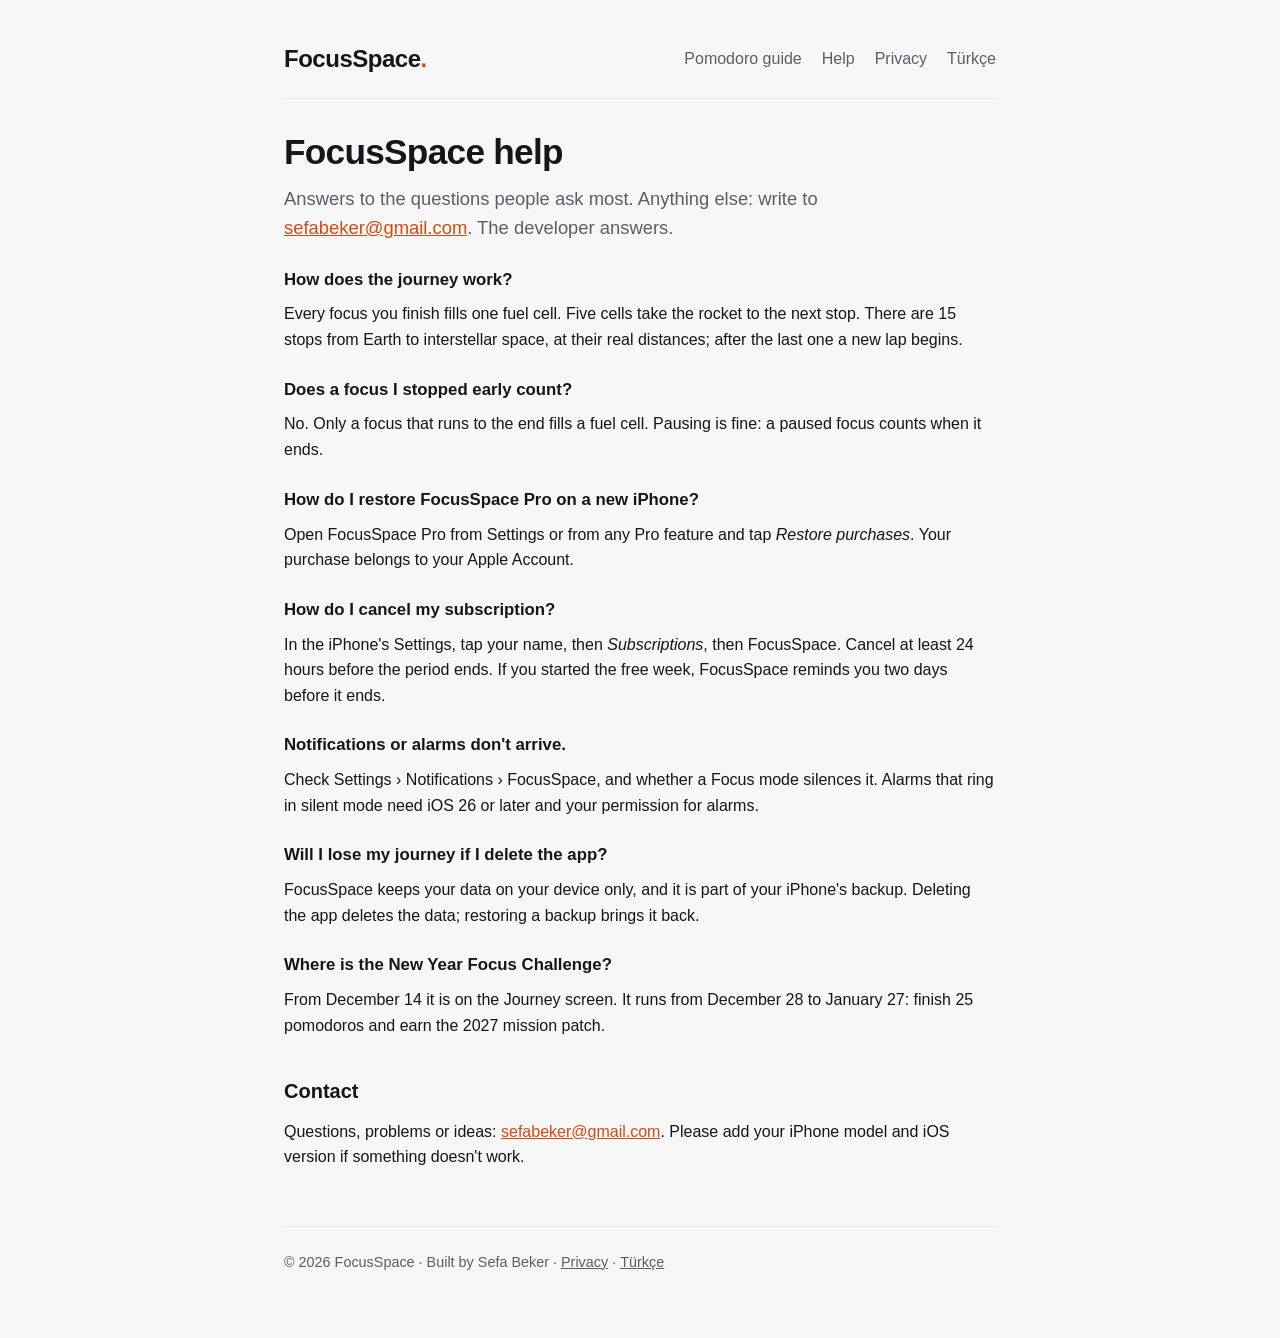
<file: support.html>
<!DOCTYPE html>
<html lang="en">
<head>
<meta charset="UTF-8">
<meta name="viewport" content="width=device-width, initial-scale=1">
<title>FocusSpace Help</title>
<meta name="description" content="Answers about FocusSpace: the journey, FocusSpace Pro, restoring and cancelling, notifications and your data.">
<link rel="canonical" href="https://sefabkr.github.io/focusspace-web/support.html">
<link rel="alternate" hreflang="en" href="https://sefabkr.github.io/focusspace-web/support.html">
<link rel="alternate" hreflang="tr" href="https://sefabkr.github.io/focusspace-web/tr/support.html">
<link rel="alternate" hreflang="x-default" href="https://sefabkr.github.io/focusspace-web/support.html">
<meta name="apple-itunes-app" content="app-id=6754571776">
<meta name="theme-color" content="#07080f">
<meta property="og:type" content="website">
<meta property="og:site_name" content="FocusSpace">
<meta property="og:locale" content="en_US">
<meta property="og:title" content="FocusSpace Help">
<meta property="og:description" content="Answers about FocusSpace: the journey, FocusSpace Pro, restoring and cancelling, notifications and your data.">
<meta property="og:url" content="https://sefabkr.github.io/focusspace-web/support.html">
<meta property="og:image" content="https://sefabkr.github.io/focusspace-web/assets/og-en.jpg">
<meta property="og:image:width" content="1200">
<meta property="og:image:height" content="630">
<meta name="twitter:card" content="summary_large_image">
<link rel="icon" type="image/png" href="assets/icon-64.png">
<link rel="apple-touch-icon" href="assets/icon-180.png">
<link rel="stylesheet" href="assets/style.css">
<script type="application/ld+json">
{
  "@context": "https://schema.org",
  "@type": "FAQPage",
  "mainEntity": [
    {
      "@type": "Question",
      "name": "How does the journey work?",
      "acceptedAnswer": {
        "@type": "Answer",
        "text": "Every focus you finish fills one fuel cell. Five cells take the rocket to the next stop. There are 15 stops from Earth to interstellar space, at their real distances; after the last one a new lap begins."
      }
    },
    {
      "@type": "Question",
      "name": "Does a focus I stopped early count?",
      "acceptedAnswer": {
        "@type": "Answer",
        "text": "No. Only a focus that runs to the end fills a fuel cell. Pausing is fine: a paused focus counts when it ends."
      }
    },
    {
      "@type": "Question",
      "name": "How do I restore FocusSpace Pro on a new iPhone?",
      "acceptedAnswer": {
        "@type": "Answer",
        "text": "Open FocusSpace Pro from Settings or from any Pro feature and tap Restore purchases. Your purchase belongs to your Apple Account."
      }
    },
    {
      "@type": "Question",
      "name": "How do I cancel my subscription?",
      "acceptedAnswer": {
        "@type": "Answer",
        "text": "In the iPhone's Settings, tap your name, then Subscriptions, then FocusSpace. Cancel at least 24 hours before the period ends. If you started the free week, FocusSpace reminds you two days before it ends."
      }
    },
    {
      "@type": "Question",
      "name": "Notifications or alarms don't arrive.",
      "acceptedAnswer": {
        "@type": "Answer",
        "text": "Check Settings › Notifications › FocusSpace, and whether a Focus mode silences it. Alarms that ring in silent mode need iOS 26 or later and your permission for alarms."
      }
    },
    {
      "@type": "Question",
      "name": "Will I lose my journey if I delete the app?",
      "acceptedAnswer": {
        "@type": "Answer",
        "text": "FocusSpace keeps your data on your device only, and it is part of your iPhone's backup. Deleting the app deletes the data; restoring a backup brings it back."
      }
    },
    {
      "@type": "Question",
      "name": "Where is the New Year Focus Challenge?",
      "acceptedAnswer": {
        "@type": "Answer",
        "text": "From December 14 it is on the Journey screen. It runs from December 28 to January 27: finish 25 pomodoros and earn the 2027 mission patch."
      }
    }
  ]
}
</script>
</head>
<body>
<div class="container">
  <header>
    <a class="brand" href="./">FocusSpace<span>.</span></a>
    <nav>
      <a href="pomodoro-technique.html">Pomodoro guide</a>
      <a href="support.html">Help</a>
      <a href="privacy-policy.html">Privacy</a>
      <a href="tr/support.html" hreflang="tr" lang="tr">Türkçe</a>
    </nav>
  </header>

  <h1>FocusSpace help</h1>
  <p class="lead">Answers to the questions people ask most. Anything else: write to
  <a href="mailto:sefabeker@gmail.com">sefabeker@gmail.com</a>. The developer answers.</p>

  <h3>How does the journey work?</h3>
  <p>Every focus you finish fills one fuel cell. Five cells take the rocket to the next stop. There are 15 stops from Earth to interstellar space, at their real distances; after the last one a new lap begins.</p>
  <h3>Does a focus I stopped early count?</h3>
  <p>No. Only a focus that runs to the end fills a fuel cell. Pausing is fine: a paused focus counts when it ends.</p>
  <h3>How do I restore FocusSpace Pro on a new iPhone?</h3>
  <p>Open FocusSpace Pro from Settings or from any Pro feature and tap <em>Restore purchases</em>. Your purchase belongs to your Apple Account.</p>
  <h3>How do I cancel my subscription?</h3>
  <p>In the iPhone's Settings, tap your name, then <em>Subscriptions</em>, then FocusSpace. Cancel at least 24 hours before the period ends. If you started the free week, FocusSpace reminds you two days before it ends.</p>
  <h3>Notifications or alarms don't arrive.</h3>
  <p>Check Settings › Notifications › FocusSpace, and whether a Focus mode silences it. Alarms that ring in silent mode need iOS 26 or later and your permission for alarms.</p>
  <h3>Will I lose my journey if I delete the app?</h3>
  <p>FocusSpace keeps your data on your device only, and it is part of your iPhone's backup. Deleting the app deletes the data; restoring a backup brings it back.</p>
  <h3>Where is the New Year Focus Challenge?</h3>
  <p>From December 14 it is on the Journey screen. It runs from December 28 to January 27: finish 25 pomodoros and earn the 2027 mission patch.</p>

  <h2>Contact</h2>
  <p>Questions, problems or ideas: <a href="mailto:sefabeker@gmail.com">sefabeker@gmail.com</a>. Please add your iPhone model and iOS version
  if something doesn't work.</p>

  <footer>© 2026 FocusSpace · Built by Sefa Beker · <a href="privacy-policy.html">Privacy</a> · <a href="tr/support.html" hreflang="tr" lang="tr">Türkçe</a></footer>
</div>
</body>
</html>
</file>
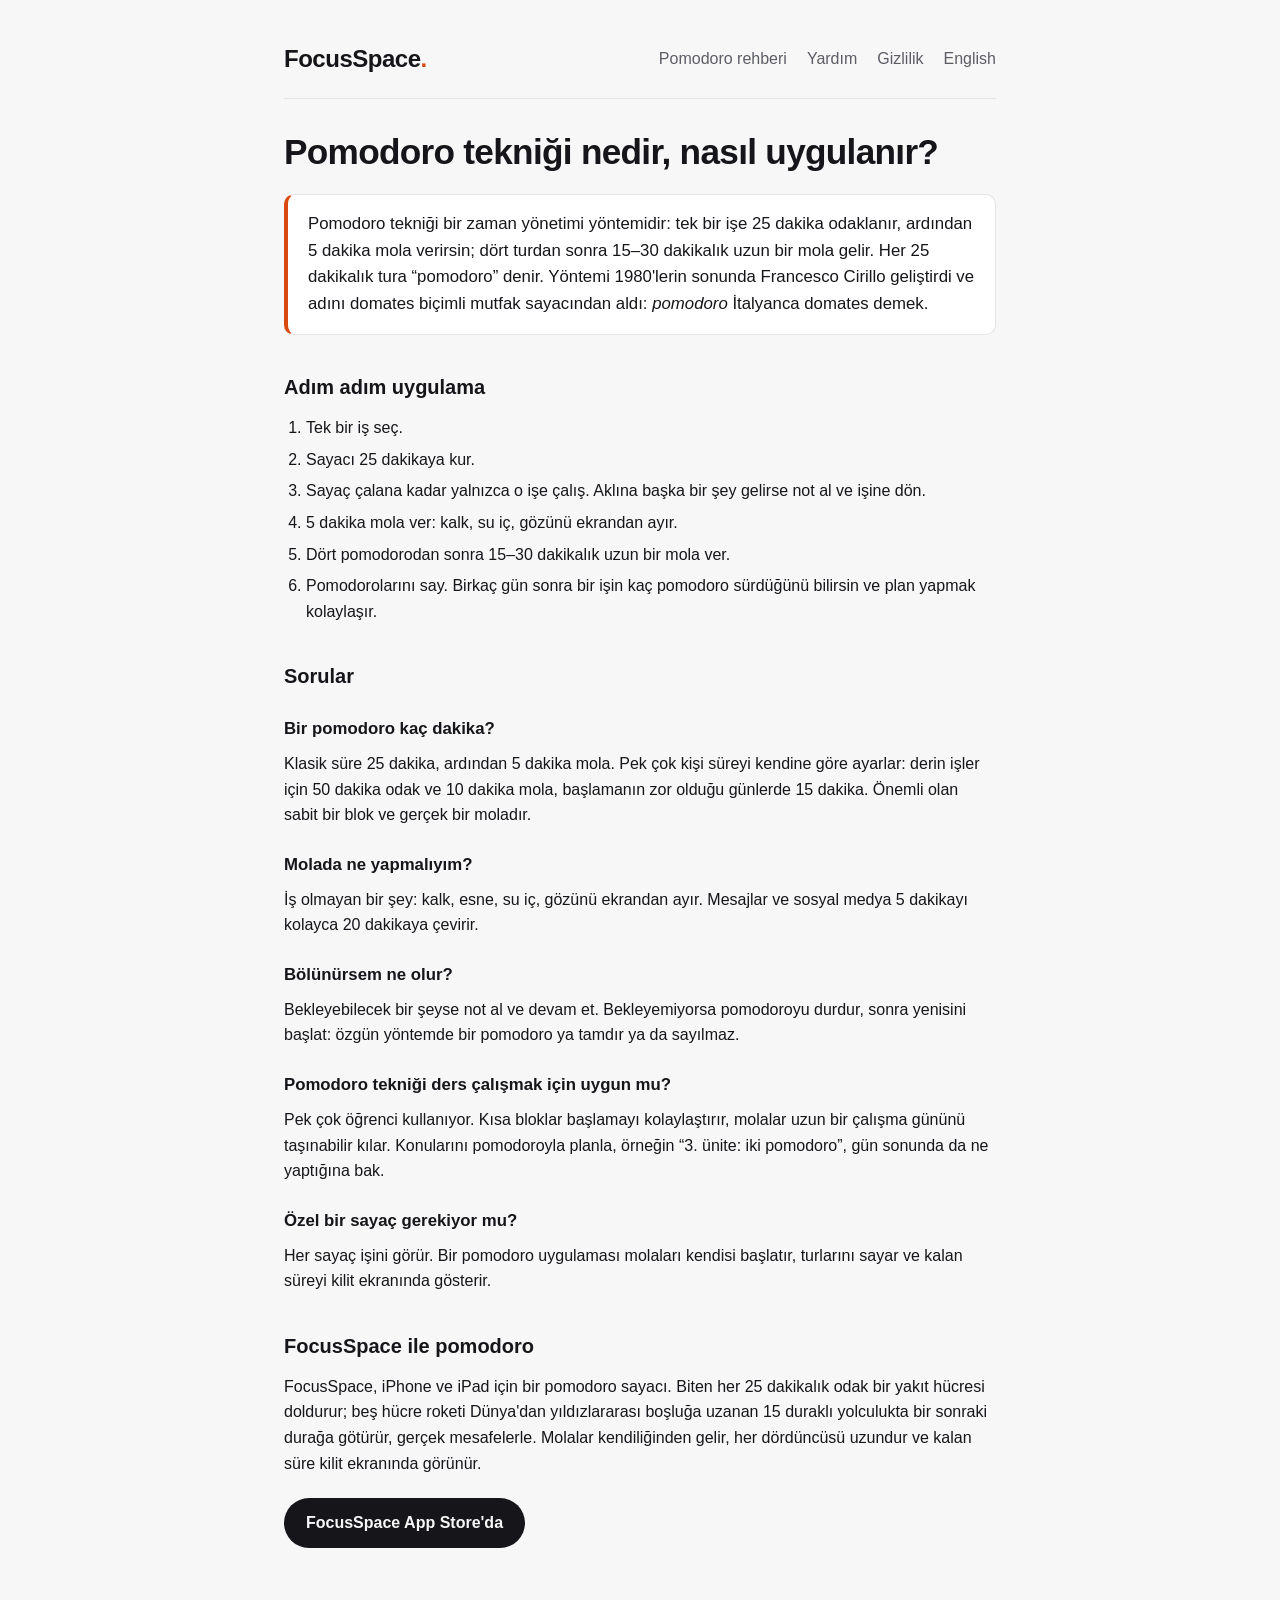
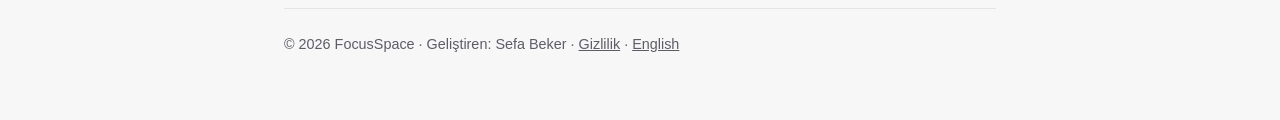
<file: tr/pomodoro-teknigi.html>
<!DOCTYPE html>
<html lang="tr">
<head>
<meta charset="UTF-8">
<meta name="viewport" content="width=device-width, initial-scale=1">
<title>Pomodoro Tekniği Nedir, Nasıl Uygulanır?</title>
<meta name="description" content="Kısaca Pomodoro tekniği: 25 dakika odak, 5 dakika mola, dört turdan sonra uzun mola. Adımlar, süreler, molalar ve ders çalışma.">
<link rel="canonical" href="https://sefabkr.github.io/focusspace-web/tr/pomodoro-teknigi.html">
<link rel="alternate" hreflang="en" href="https://sefabkr.github.io/focusspace-web/pomodoro-technique.html">
<link rel="alternate" hreflang="tr" href="https://sefabkr.github.io/focusspace-web/tr/pomodoro-teknigi.html">
<link rel="alternate" hreflang="x-default" href="https://sefabkr.github.io/focusspace-web/pomodoro-technique.html">
<meta name="apple-itunes-app" content="app-id=6754571776">
<meta name="theme-color" content="#07080f">
<meta property="og:type" content="website">
<meta property="og:site_name" content="FocusSpace">
<meta property="og:locale" content="tr_TR">
<meta property="og:title" content="Pomodoro Tekniği Nedir, Nasıl Uygulanır?">
<meta property="og:description" content="Kısaca Pomodoro tekniği: 25 dakika odak, 5 dakika mola, dört turdan sonra uzun mola. Adımlar, süreler, molalar ve ders çalışma.">
<meta property="og:url" content="https://sefabkr.github.io/focusspace-web/tr/pomodoro-teknigi.html">
<meta property="og:image" content="https://sefabkr.github.io/focusspace-web/assets/og-tr.jpg">
<meta property="og:image:width" content="1200">
<meta property="og:image:height" content="630">
<meta name="twitter:card" content="summary_large_image">
<link rel="icon" type="image/png" href="../assets/icon-64.png">
<link rel="apple-touch-icon" href="../assets/icon-180.png">
<link rel="stylesheet" href="../assets/style.css">
<script type="application/ld+json">
{
  "@context": "https://schema.org",
  "@type": "FAQPage",
  "mainEntity": [
    {
      "@type": "Question",
      "name": "Bir pomodoro kaç dakika?",
      "acceptedAnswer": {
        "@type": "Answer",
        "text": "Klasik süre 25 dakika, ardından 5 dakika mola. Pek çok kişi süreyi kendine göre ayarlar: derin işler için 50 dakika odak ve 10 dakika mola, başlamanın zor olduğu günlerde 15 dakika. Önemli olan sabit bir blok ve gerçek bir moladır."
      }
    },
    {
      "@type": "Question",
      "name": "Molada ne yapmalıyım?",
      "acceptedAnswer": {
        "@type": "Answer",
        "text": "İş olmayan bir şey: kalk, esne, su iç, gözünü ekrandan ayır. Mesajlar ve sosyal medya 5 dakikayı kolayca 20 dakikaya çevirir."
      }
    },
    {
      "@type": "Question",
      "name": "Bölünürsem ne olur?",
      "acceptedAnswer": {
        "@type": "Answer",
        "text": "Bekleyebilecek bir şeyse not al ve devam et. Bekleyemiyorsa pomodoroyu durdur, sonra yenisini başlat: özgün yöntemde bir pomodoro ya tamdır ya da sayılmaz."
      }
    },
    {
      "@type": "Question",
      "name": "Pomodoro tekniği ders çalışmak için uygun mu?",
      "acceptedAnswer": {
        "@type": "Answer",
        "text": "Pek çok öğrenci kullanıyor. Kısa bloklar başlamayı kolaylaştırır, molalar uzun bir çalışma gününü taşınabilir kılar. Konularını pomodoroyla planla, örneğin “3. ünite: iki pomodoro”, gün sonunda da ne yaptığına bak."
      }
    },
    {
      "@type": "Question",
      "name": "Özel bir sayaç gerekiyor mu?",
      "acceptedAnswer": {
        "@type": "Answer",
        "text": "Her sayaç işini görür. Bir pomodoro uygulaması molaları kendisi başlatır, turlarını sayar ve kalan süreyi kilit ekranında gösterir."
      }
    }
  ]
}
</script>
</head>
<body>
<div class="container">
  <header>
    <a class="brand" href="../tr/">FocusSpace<span>.</span></a>
    <nav>
      <a href="../tr/pomodoro-teknigi.html">Pomodoro rehberi</a>
      <a href="../tr/support.html">Yardım</a>
      <a href="../tr/privacy-policy.html">Gizlilik</a>
      <a href="../pomodoro-technique.html" hreflang="en" lang="en">English</a>
    </nav>
  </header>

  <h1>Pomodoro tekniği nedir, nasıl uygulanır?</h1>
  <div class="answer">Pomodoro tekniği bir zaman yönetimi yöntemidir: tek bir işe 25 dakika odaklanır, ardından 5
  dakika mola verirsin; dört turdan sonra 15–30 dakikalık uzun bir mola gelir. Her 25 dakikalık tura “pomodoro” denir.
  Yöntemi 1980'lerin sonunda Francesco Cirillo geliştirdi ve adını domates biçimli mutfak sayacından aldı:
  <em>pomodoro</em> İtalyanca domates demek.</div>

  <h2>Adım adım uygulama</h2>
  <ol>
    <li>Tek bir iş seç.</li>
    <li>Sayacı 25 dakikaya kur.</li>
    <li>Sayaç çalana kadar yalnızca o işe çalış. Aklına başka bir şey gelirse not al ve işine dön.</li>
    <li>5 dakika mola ver: kalk, su iç, gözünü ekrandan ayır.</li>
    <li>Dört pomodorodan sonra 15–30 dakikalık uzun bir mola ver.</li>
    <li>Pomodorolarını say. Birkaç gün sonra bir işin kaç pomodoro sürdüğünü bilirsin ve plan yapmak kolaylaşır.</li>
  </ol>

  <h2>Sorular</h2>
  <h3>Bir pomodoro kaç dakika?</h3>
  <p>Klasik süre 25 dakika, ardından 5 dakika mola. Pek çok kişi süreyi kendine göre ayarlar: derin işler için 50 dakika odak ve 10 dakika mola, başlamanın zor olduğu günlerde 15 dakika. Önemli olan sabit bir blok ve gerçek bir moladır.</p>
  <h3>Molada ne yapmalıyım?</h3>
  <p>İş olmayan bir şey: kalk, esne, su iç, gözünü ekrandan ayır. Mesajlar ve sosyal medya 5 dakikayı kolayca 20 dakikaya çevirir.</p>
  <h3>Bölünürsem ne olur?</h3>
  <p>Bekleyebilecek bir şeyse not al ve devam et. Bekleyemiyorsa pomodoroyu durdur, sonra yenisini başlat: özgün yöntemde bir pomodoro ya tamdır ya da sayılmaz.</p>
  <h3>Pomodoro tekniği ders çalışmak için uygun mu?</h3>
  <p>Pek çok öğrenci kullanıyor. Kısa bloklar başlamayı kolaylaştırır, molalar uzun bir çalışma gününü taşınabilir kılar. Konularını pomodoroyla planla, örneğin “3. ünite: iki pomodoro”, gün sonunda da ne yaptığına bak.</p>
  <h3>Özel bir sayaç gerekiyor mu?</h3>
  <p>Her sayaç işini görür. Bir pomodoro uygulaması molaları kendisi başlatır, turlarını sayar ve kalan süreyi kilit ekranında gösterir.</p>

  <h2>FocusSpace ile pomodoro</h2>
  <p>FocusSpace, iPhone ve iPad için bir pomodoro sayacı. Biten her 25 dakikalık odak bir yakıt hücresi doldurur; beş
  hücre roketi Dünya'dan yıldızlararası boşluğa uzanan 15 duraklı yolculukta bir sonraki durağa götürür, gerçek
  mesafelerle. Molalar kendiliğinden gelir, her dördüncüsü uzundur ve kalan süre kilit ekranında görünür.</p>
  <p><a class="store" href="https://apps.apple.com/app/id6754571776">FocusSpace App Store'da</a></p>

  <footer>© 2026 FocusSpace · Geliştiren: Sefa Beker · <a href="../tr/privacy-policy.html">Gizlilik</a> · <a href="../pomodoro-technique.html" hreflang="en" lang="en">English</a></footer>
</div>
</body>
</html>
</file>
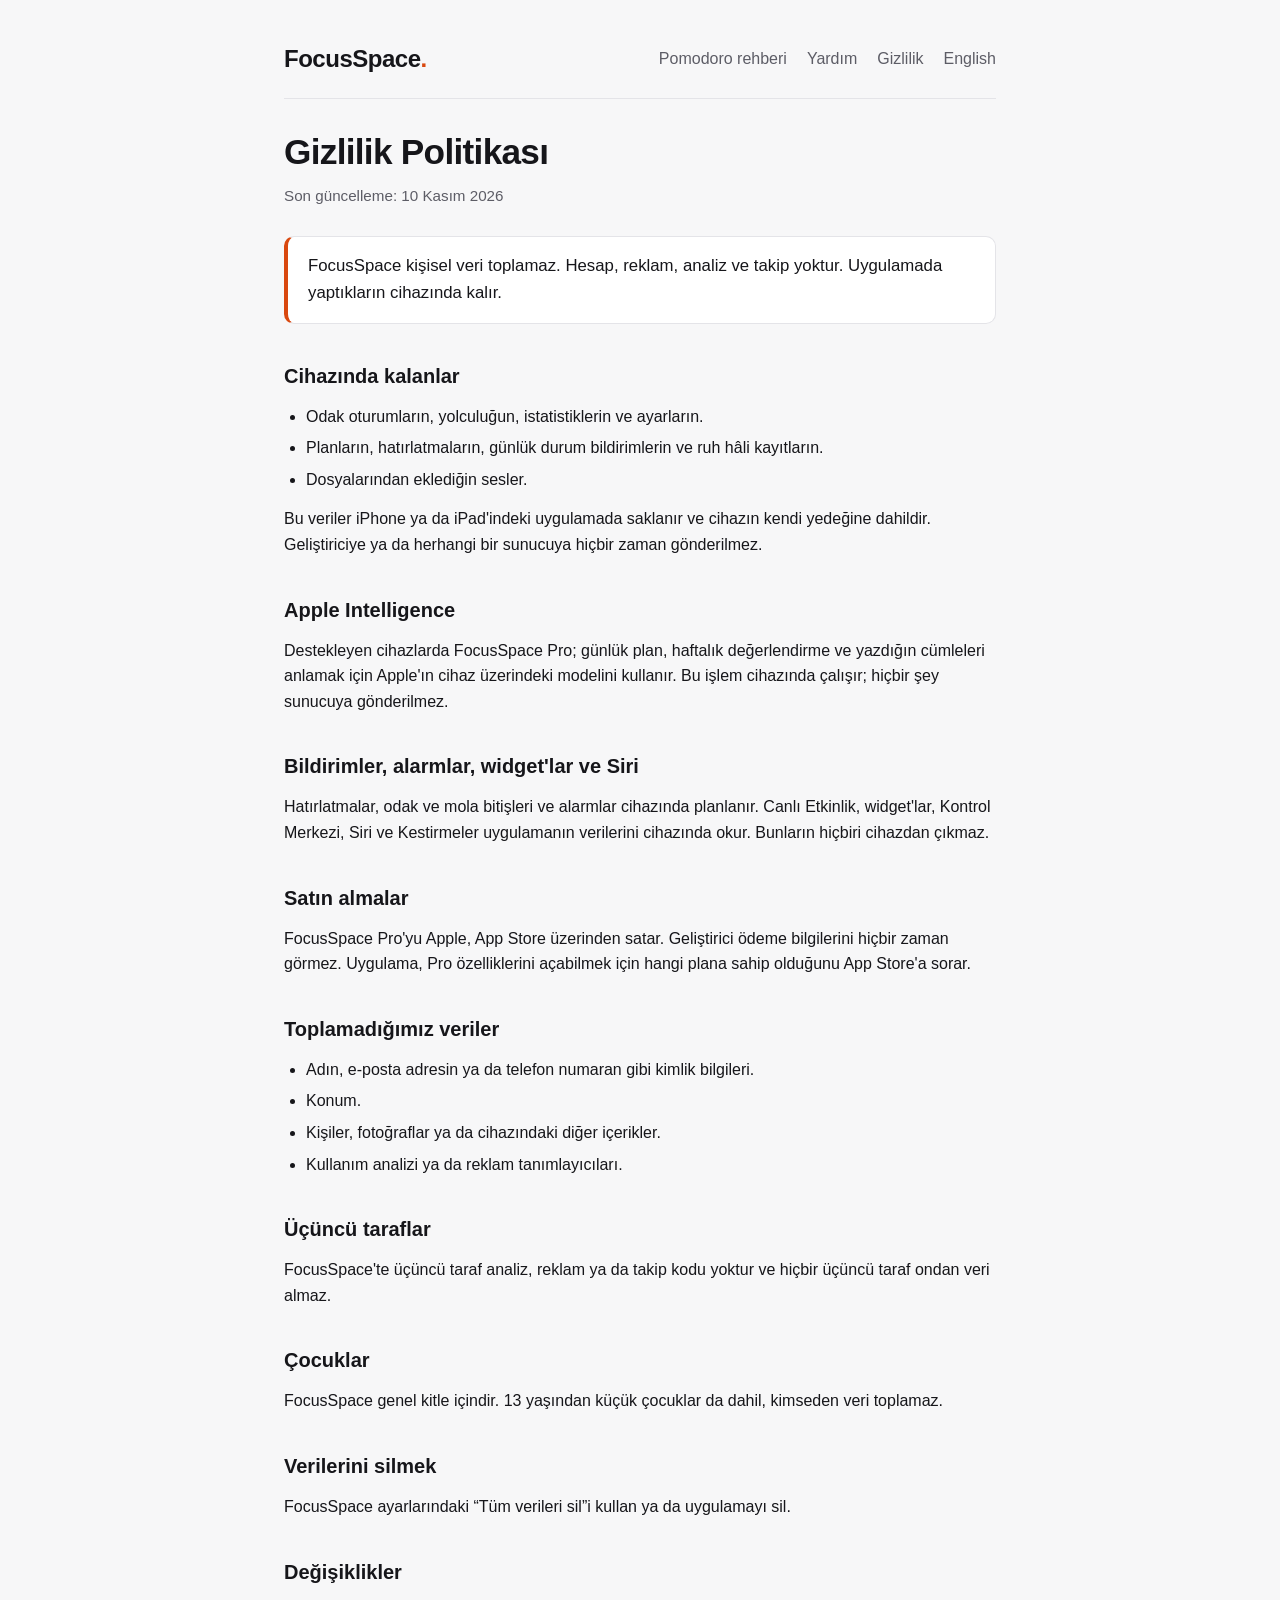
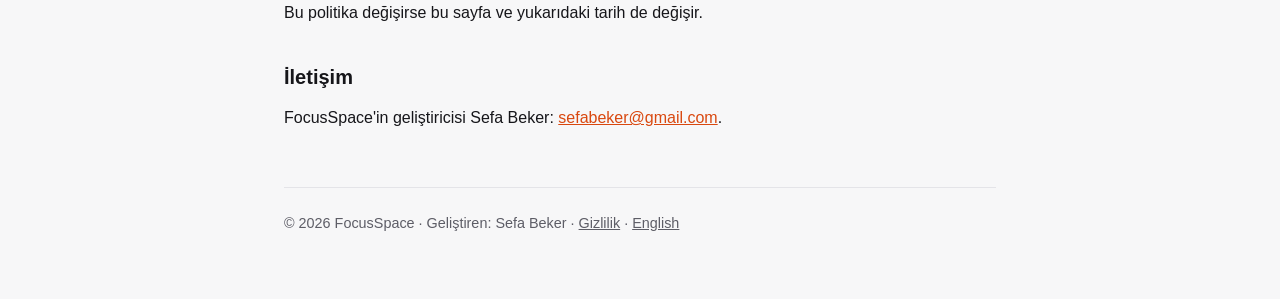
<file: tr/privacy-policy.html>
<!DOCTYPE html>
<html lang="tr">
<head>
<meta charset="UTF-8">
<meta name="viewport" content="width=device-width, initial-scale=1">
<title>FocusSpace Gizlilik Politikası</title>
<meta name="description" content="FocusSpace kişisel veri toplamaz: hesap, reklam, analiz ve takip yok. Oturumların ve planların cihazında kalır.">
<link rel="canonical" href="https://sefabkr.github.io/focusspace-web/tr/privacy-policy.html">
<link rel="alternate" hreflang="en" href="https://sefabkr.github.io/focusspace-web/privacy-policy.html">
<link rel="alternate" hreflang="tr" href="https://sefabkr.github.io/focusspace-web/tr/privacy-policy.html">
<link rel="alternate" hreflang="x-default" href="https://sefabkr.github.io/focusspace-web/privacy-policy.html">
<meta name="apple-itunes-app" content="app-id=6754571776">
<meta name="theme-color" content="#07080f">
<meta property="og:type" content="website">
<meta property="og:site_name" content="FocusSpace">
<meta property="og:locale" content="tr_TR">
<meta property="og:title" content="FocusSpace Gizlilik Politikası">
<meta property="og:description" content="FocusSpace kişisel veri toplamaz: hesap, reklam, analiz ve takip yok. Oturumların ve planların cihazında kalır.">
<meta property="og:url" content="https://sefabkr.github.io/focusspace-web/tr/privacy-policy.html">
<meta property="og:image" content="https://sefabkr.github.io/focusspace-web/assets/og-tr.jpg">
<meta property="og:image:width" content="1200">
<meta property="og:image:height" content="630">
<meta name="twitter:card" content="summary_large_image">
<link rel="icon" type="image/png" href="../assets/icon-64.png">
<link rel="apple-touch-icon" href="../assets/icon-180.png">
<link rel="stylesheet" href="../assets/style.css">
</head>
<body>
<div class="container">
  <header>
    <a class="brand" href="../tr/">FocusSpace<span>.</span></a>
    <nav>
      <a href="../tr/pomodoro-teknigi.html">Pomodoro rehberi</a>
      <a href="../tr/support.html">Yardım</a>
      <a href="../tr/privacy-policy.html">Gizlilik</a>
      <a href="../privacy-policy.html" hreflang="en" lang="en">English</a>
    </nav>
  </header>

  <h1>Gizlilik Politikası</h1>
  <p class="updated">Son güncelleme: 10 Kasım 2026</p>
  <div class="answer">FocusSpace kişisel veri toplamaz. Hesap, reklam, analiz ve takip yoktur. Uygulamada yaptıkların
  cihazında kalır.</div>

  <h2>Cihazında kalanlar</h2>
  <ul>
    <li>Odak oturumların, yolculuğun, istatistiklerin ve ayarların.</li>
    <li>Planların, hatırlatmaların, günlük durum bildirimlerin ve ruh hâli kayıtların.</li>
    <li>Dosyalarından eklediğin sesler.</li>
  </ul>
  <p>Bu veriler iPhone ya da iPad'indeki uygulamada saklanır ve cihazın kendi yedeğine dahildir. Geliştiriciye ya da
  herhangi bir sunucuya hiçbir zaman gönderilmez.</p>

  <h2>Apple Intelligence</h2>
  <p>Destekleyen cihazlarda FocusSpace Pro; günlük plan, haftalık değerlendirme ve yazdığın cümleleri anlamak için
  Apple'ın cihaz üzerindeki modelini kullanır. Bu işlem cihazında çalışır; hiçbir şey sunucuya gönderilmez.</p>

  <h2>Bildirimler, alarmlar, widget'lar ve Siri</h2>
  <p>Hatırlatmalar, odak ve mola bitişleri ve alarmlar cihazında planlanır. Canlı Etkinlik, widget'lar, Kontrol Merkezi,
  Siri ve Kestirmeler uygulamanın verilerini cihazında okur. Bunların hiçbiri cihazdan çıkmaz.</p>

  <h2>Satın almalar</h2>
  <p>FocusSpace Pro'yu Apple, App Store üzerinden satar. Geliştirici ödeme bilgilerini hiçbir zaman görmez. Uygulama,
  Pro özelliklerini açabilmek için hangi plana sahip olduğunu App Store'a sorar.</p>

  <h2>Toplamadığımız veriler</h2>
  <ul>
    <li>Adın, e-posta adresin ya da telefon numaran gibi kimlik bilgileri.</li>
    <li>Konum.</li>
    <li>Kişiler, fotoğraflar ya da cihazındaki diğer içerikler.</li>
    <li>Kullanım analizi ya da reklam tanımlayıcıları.</li>
  </ul>

  <h2>Üçüncü taraflar</h2>
  <p>FocusSpace'te üçüncü taraf analiz, reklam ya da takip kodu yoktur ve hiçbir üçüncü taraf ondan veri almaz.</p>

  <h2>Çocuklar</h2>
  <p>FocusSpace genel kitle içindir. 13 yaşından küçük çocuklar da dahil, kimseden veri toplamaz.</p>

  <h2>Verilerini silmek</h2>
  <p>FocusSpace ayarlarındaki “Tüm verileri sil”i kullan ya da uygulamayı sil.</p>

  <h2>Değişiklikler</h2>
  <p>Bu politika değişirse bu sayfa ve yukarıdaki tarih de değişir.</p>

  <h2>İletişim</h2>
  <p>FocusSpace'in geliştiricisi Sefa Beker: <a href="mailto:sefabeker@gmail.com">sefabeker@gmail.com</a>.</p>

  <footer>© 2026 FocusSpace · Geliştiren: Sefa Beker · <a href="../tr/privacy-policy.html">Gizlilik</a> · <a href="../privacy-policy.html" hreflang="en" lang="en">English</a></footer>
</div>
</body>
</html>
</file>
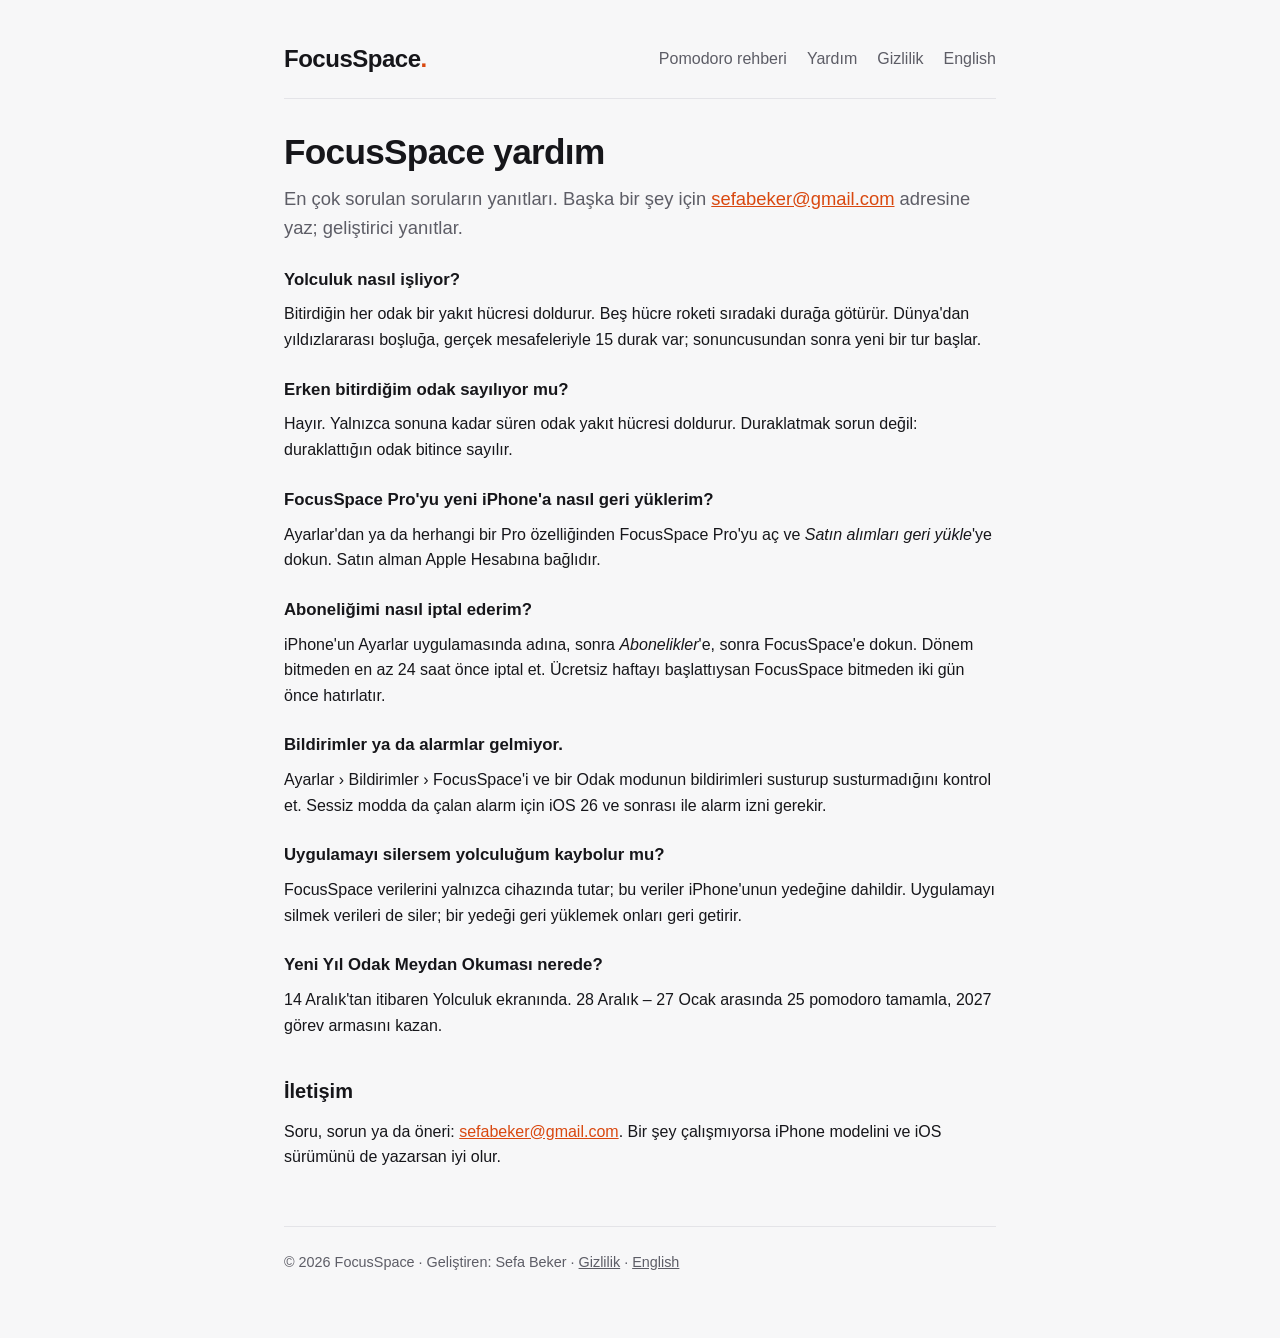
<file: tr/support.html>
<!DOCTYPE html>
<html lang="tr">
<head>
<meta charset="UTF-8">
<meta name="viewport" content="width=device-width, initial-scale=1">
<title>FocusSpace Yardım</title>
<meta name="description" content="FocusSpace hakkında yanıtlar: yolculuk, FocusSpace Pro, geri yükleme ve iptal, bildirimler ve verilerin.">
<link rel="canonical" href="https://sefabkr.github.io/focusspace-web/tr/support.html">
<link rel="alternate" hreflang="en" href="https://sefabkr.github.io/focusspace-web/support.html">
<link rel="alternate" hreflang="tr" href="https://sefabkr.github.io/focusspace-web/tr/support.html">
<link rel="alternate" hreflang="x-default" href="https://sefabkr.github.io/focusspace-web/support.html">
<meta name="apple-itunes-app" content="app-id=6754571776">
<meta name="theme-color" content="#07080f">
<meta property="og:type" content="website">
<meta property="og:site_name" content="FocusSpace">
<meta property="og:locale" content="tr_TR">
<meta property="og:title" content="FocusSpace Yardım">
<meta property="og:description" content="FocusSpace hakkında yanıtlar: yolculuk, FocusSpace Pro, geri yükleme ve iptal, bildirimler ve verilerin.">
<meta property="og:url" content="https://sefabkr.github.io/focusspace-web/tr/support.html">
<meta property="og:image" content="https://sefabkr.github.io/focusspace-web/assets/og-tr.jpg">
<meta property="og:image:width" content="1200">
<meta property="og:image:height" content="630">
<meta name="twitter:card" content="summary_large_image">
<link rel="icon" type="image/png" href="../assets/icon-64.png">
<link rel="apple-touch-icon" href="../assets/icon-180.png">
<link rel="stylesheet" href="../assets/style.css">
<script type="application/ld+json">
{
  "@context": "https://schema.org",
  "@type": "FAQPage",
  "mainEntity": [
    {
      "@type": "Question",
      "name": "Yolculuk nasıl işliyor?",
      "acceptedAnswer": {
        "@type": "Answer",
        "text": "Bitirdiğin her odak bir yakıt hücresi doldurur. Beş hücre roketi sıradaki durağa götürür. Dünya'dan yıldızlararası boşluğa, gerçek mesafeleriyle 15 durak var; sonuncusundan sonra yeni bir tur başlar."
      }
    },
    {
      "@type": "Question",
      "name": "Erken bitirdiğim odak sayılıyor mu?",
      "acceptedAnswer": {
        "@type": "Answer",
        "text": "Hayır. Yalnızca sonuna kadar süren odak yakıt hücresi doldurur. Duraklatmak sorun değil: duraklattığın odak bitince sayılır."
      }
    },
    {
      "@type": "Question",
      "name": "FocusSpace Pro'yu yeni iPhone'a nasıl geri yüklerim?",
      "acceptedAnswer": {
        "@type": "Answer",
        "text": "Ayarlar'dan ya da herhangi bir Pro özelliğinden FocusSpace Pro'yu aç ve Satın alımları geri yükle'ye dokun. Satın alman Apple Hesabına bağlıdır."
      }
    },
    {
      "@type": "Question",
      "name": "Aboneliğimi nasıl iptal ederim?",
      "acceptedAnswer": {
        "@type": "Answer",
        "text": "iPhone'un Ayarlar uygulamasında adına, sonra Abonelikler'e, sonra FocusSpace'e dokun. Dönem bitmeden en az 24 saat önce iptal et. Ücretsiz haftayı başlattıysan FocusSpace bitmeden iki gün önce hatırlatır."
      }
    },
    {
      "@type": "Question",
      "name": "Bildirimler ya da alarmlar gelmiyor.",
      "acceptedAnswer": {
        "@type": "Answer",
        "text": "Ayarlar › Bildirimler › FocusSpace'i ve bir Odak modunun bildirimleri susturup susturmadığını kontrol et. Sessiz modda da çalan alarm için iOS 26 ve sonrası ile alarm izni gerekir."
      }
    },
    {
      "@type": "Question",
      "name": "Uygulamayı silersem yolculuğum kaybolur mu?",
      "acceptedAnswer": {
        "@type": "Answer",
        "text": "FocusSpace verilerini yalnızca cihazında tutar; bu veriler iPhone'unun yedeğine dahildir. Uygulamayı silmek verileri de siler; bir yedeği geri yüklemek onları geri getirir."
      }
    },
    {
      "@type": "Question",
      "name": "Yeni Yıl Odak Meydan Okuması nerede?",
      "acceptedAnswer": {
        "@type": "Answer",
        "text": "14 Aralık'tan itibaren Yolculuk ekranında. 28 Aralık – 27 Ocak arasında 25 pomodoro tamamla, 2027 görev armasını kazan."
      }
    }
  ]
}
</script>
</head>
<body>
<div class="container">
  <header>
    <a class="brand" href="../tr/">FocusSpace<span>.</span></a>
    <nav>
      <a href="../tr/pomodoro-teknigi.html">Pomodoro rehberi</a>
      <a href="../tr/support.html">Yardım</a>
      <a href="../tr/privacy-policy.html">Gizlilik</a>
      <a href="../support.html" hreflang="en" lang="en">English</a>
    </nav>
  </header>

  <h1>FocusSpace yardım</h1>
  <p class="lead">En çok sorulan soruların yanıtları. Başka bir şey için <a href="mailto:sefabeker@gmail.com">sefabeker@gmail.com</a> adresine yaz;
  geliştirici yanıtlar.</p>

  <h3>Yolculuk nasıl işliyor?</h3>
  <p>Bitirdiğin her odak bir yakıt hücresi doldurur. Beş hücre roketi sıradaki durağa götürür. Dünya'dan yıldızlararası boşluğa, gerçek mesafeleriyle 15 durak var; sonuncusundan sonra yeni bir tur başlar.</p>
  <h3>Erken bitirdiğim odak sayılıyor mu?</h3>
  <p>Hayır. Yalnızca sonuna kadar süren odak yakıt hücresi doldurur. Duraklatmak sorun değil: duraklattığın odak bitince sayılır.</p>
  <h3>FocusSpace Pro'yu yeni iPhone'a nasıl geri yüklerim?</h3>
  <p>Ayarlar'dan ya da herhangi bir Pro özelliğinden FocusSpace Pro'yu aç ve <em>Satın alımları geri yükle</em>'ye dokun. Satın alman Apple Hesabına bağlıdır.</p>
  <h3>Aboneliğimi nasıl iptal ederim?</h3>
  <p>iPhone'un Ayarlar uygulamasında adına, sonra <em>Abonelikler</em>'e, sonra FocusSpace'e dokun. Dönem bitmeden en az 24 saat önce iptal et. Ücretsiz haftayı başlattıysan FocusSpace bitmeden iki gün önce hatırlatır.</p>
  <h3>Bildirimler ya da alarmlar gelmiyor.</h3>
  <p>Ayarlar › Bildirimler › FocusSpace'i ve bir Odak modunun bildirimleri susturup susturmadığını kontrol et. Sessiz modda da çalan alarm için iOS 26 ve sonrası ile alarm izni gerekir.</p>
  <h3>Uygulamayı silersem yolculuğum kaybolur mu?</h3>
  <p>FocusSpace verilerini yalnızca cihazında tutar; bu veriler iPhone'unun yedeğine dahildir. Uygulamayı silmek verileri de siler; bir yedeği geri yüklemek onları geri getirir.</p>
  <h3>Yeni Yıl Odak Meydan Okuması nerede?</h3>
  <p>14 Aralık'tan itibaren Yolculuk ekranında. 28 Aralık – 27 Ocak arasında 25 pomodoro tamamla, 2027 görev armasını kazan.</p>

  <h2>İletişim</h2>
  <p>Soru, sorun ya da öneri: <a href="mailto:sefabeker@gmail.com">sefabeker@gmail.com</a>. Bir şey çalışmıyorsa iPhone modelini ve iOS
  sürümünü de yazarsan iyi olur.</p>

  <footer>© 2026 FocusSpace · Geliştiren: Sefa Beker · <a href="../tr/privacy-policy.html">Gizlilik</a> · <a href="../support.html" hreflang="en" lang="en">English</a></footer>
</div>
</body>
</html>
</file>
<file: assets/style.css>
:root {
  --ink: #16161a;
  --muted: #5d5d66;
  --line: #e4e4e8;
  --page: #f7f7f8;
  --panel: #ffffff;
  --accent: #d9480f;
}
@media (prefers-color-scheme: dark) {
  :root {
    --ink: #f2f2f4;
    --muted: #a2a2ac;
    --line: #2a2b33;
    --page: #07080f;
    --panel: #12131c;
    --accent: #ff8a3d;
  }
}
* { box-sizing: border-box; margin: 0; padding: 0; }
html { font-size: 16px; -webkit-text-size-adjust: 100%; }
body {
  font-family: -apple-system, BlinkMacSystemFont, "Segoe UI", Roboto, "Helvetica Neue", Arial, sans-serif;
  line-height: 1.6;
  color: var(--ink);
  background: var(--page);
}
.container { max-width: 760px; margin: 0 auto; padding: 40px 24px 64px; }
header {
  display: flex; flex-wrap: wrap; gap: 12px 24px; align-items: center; justify-content: space-between;
  border-bottom: 1px solid var(--line); padding-bottom: 20px; margin-bottom: 32px;
}
.brand { font-size: 1.5rem; font-weight: 800; letter-spacing: -0.02em; text-decoration: none; color: var(--ink); }
.brand span { color: var(--accent); }
nav { display: flex; flex-wrap: wrap; gap: 8px 20px; }
nav a { color: var(--muted); text-decoration: none; font-weight: 500; }
nav a:hover { color: var(--accent); }
.hero { display: block; width: 100%; height: auto; border-radius: 20px; margin: 0 0 28px; background: #07080f; }
h1 { font-size: 2.2rem; line-height: 1.2; letter-spacing: -0.02em; margin-bottom: 10px; }
h2 { font-size: 1.25rem; margin: 36px 0 12px; }
h3 { font-size: 1.05rem; margin: 24px 0 8px; }
p, ul, ol { margin-bottom: 14px; }
ul, ol { padding-left: 22px; }
li { margin-bottom: 6px; }
a { color: var(--accent); }
.updated { color: var(--muted); font-size: 0.95rem; margin-bottom: 28px; }
.lead { font-size: 1.15rem; color: var(--muted); }
.answer {
  background: var(--panel); border: 1px solid var(--line); border-left: 4px solid var(--accent);
  border-radius: 10px; padding: 16px 20px; margin: 20px 0 24px; font-size: 1.05rem;
}
.store {
  display: inline-block; background: var(--ink); color: var(--page); text-decoration: none; font-weight: 700;
  padding: 12px 22px; border-radius: 999px; margin: 8px 0 4px;
}
.store:hover { background: var(--accent); color: #fff; }
.shots { display: grid; grid-template-columns: repeat(3, minmax(0, 1fr)); gap: 16px; margin: 28px 0 8px; }
.shots figure { margin: 0; }
.shots img { width: 100%; height: auto; border-radius: 18px; border: 1px solid var(--line); display: block; }
.shots figcaption { font-size: 0.9rem; color: var(--muted); margin-top: 8px; text-align: center; }
@media (max-width: 560px) {
  .container { padding-top: 28px; }
  h1 { font-size: 1.8rem; }
  .shots { grid-template-columns: repeat(2, minmax(0, 1fr)); }
  .shots figure:last-child { display: none; }
}
footer { border-top: 1px solid var(--line); margin-top: 56px; padding-top: 24px; color: var(--muted); font-size: 0.9rem; }
footer a { color: var(--muted); }
</file>
